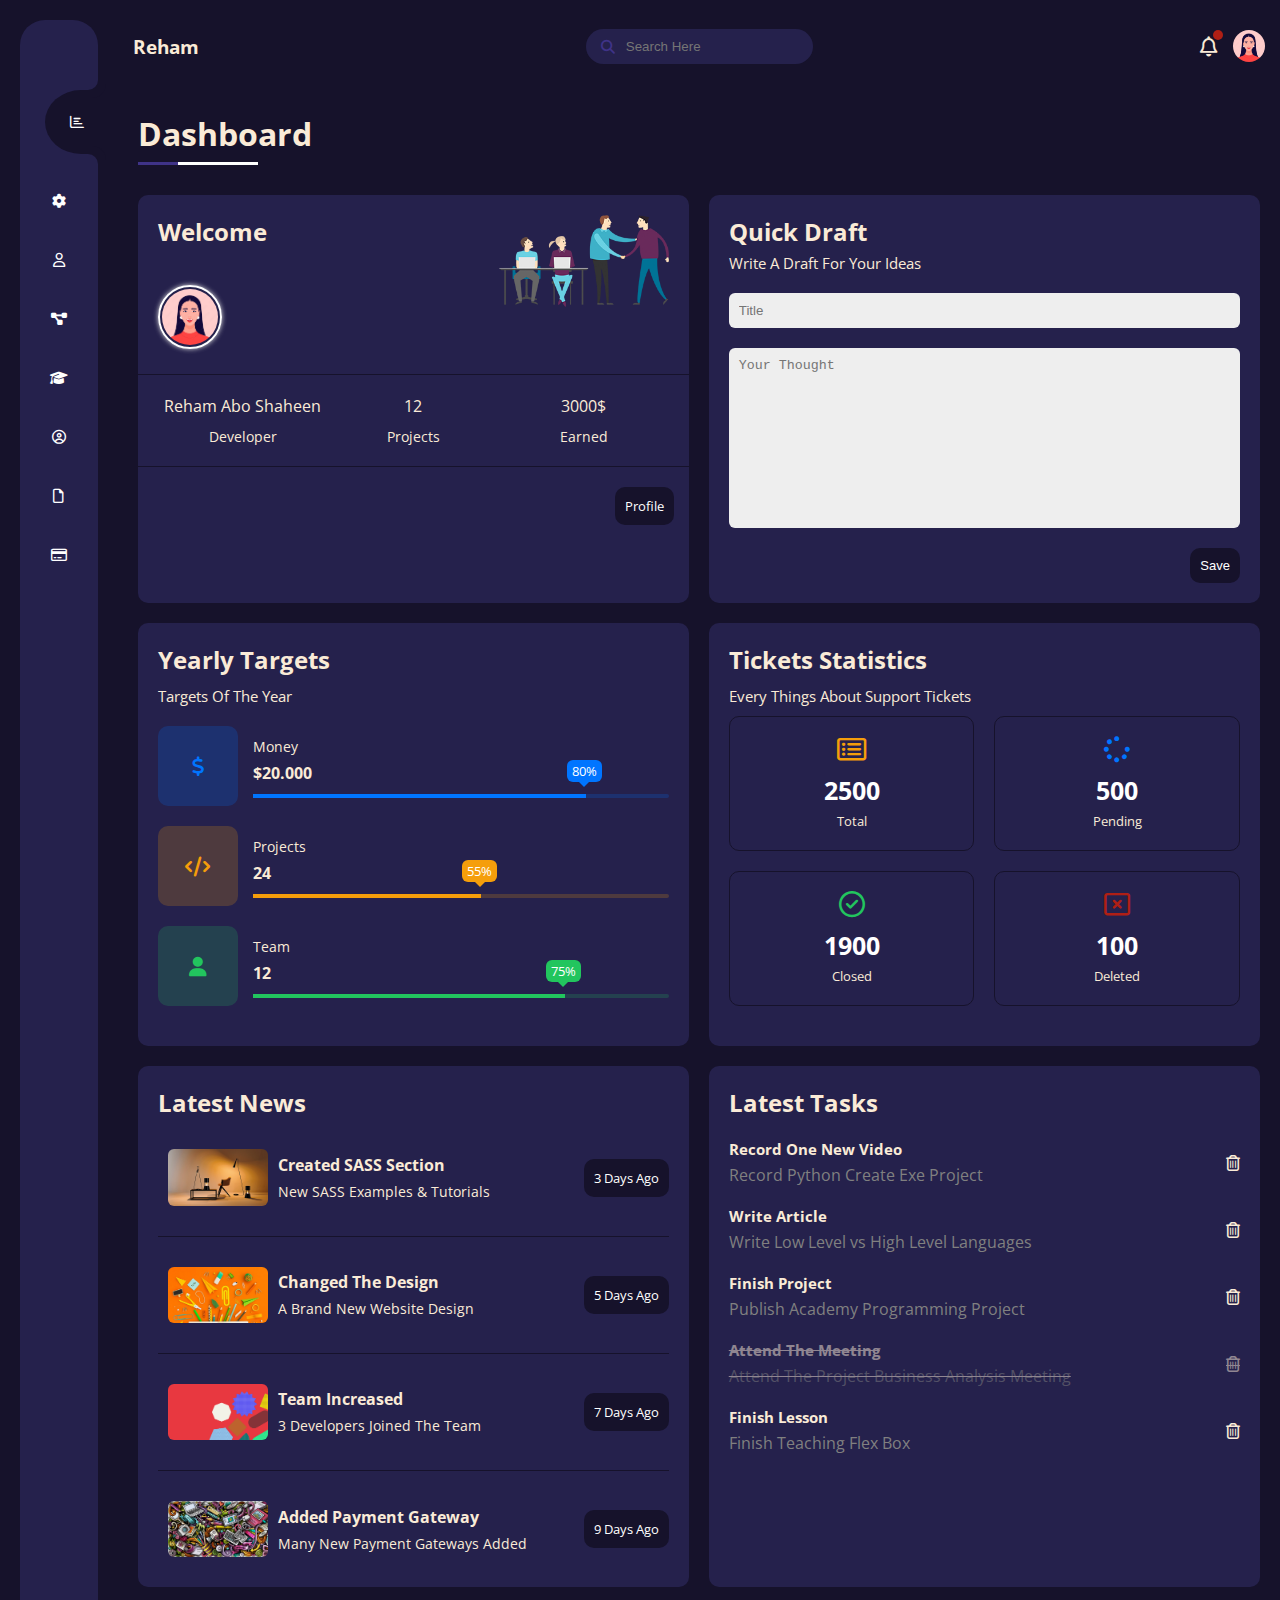
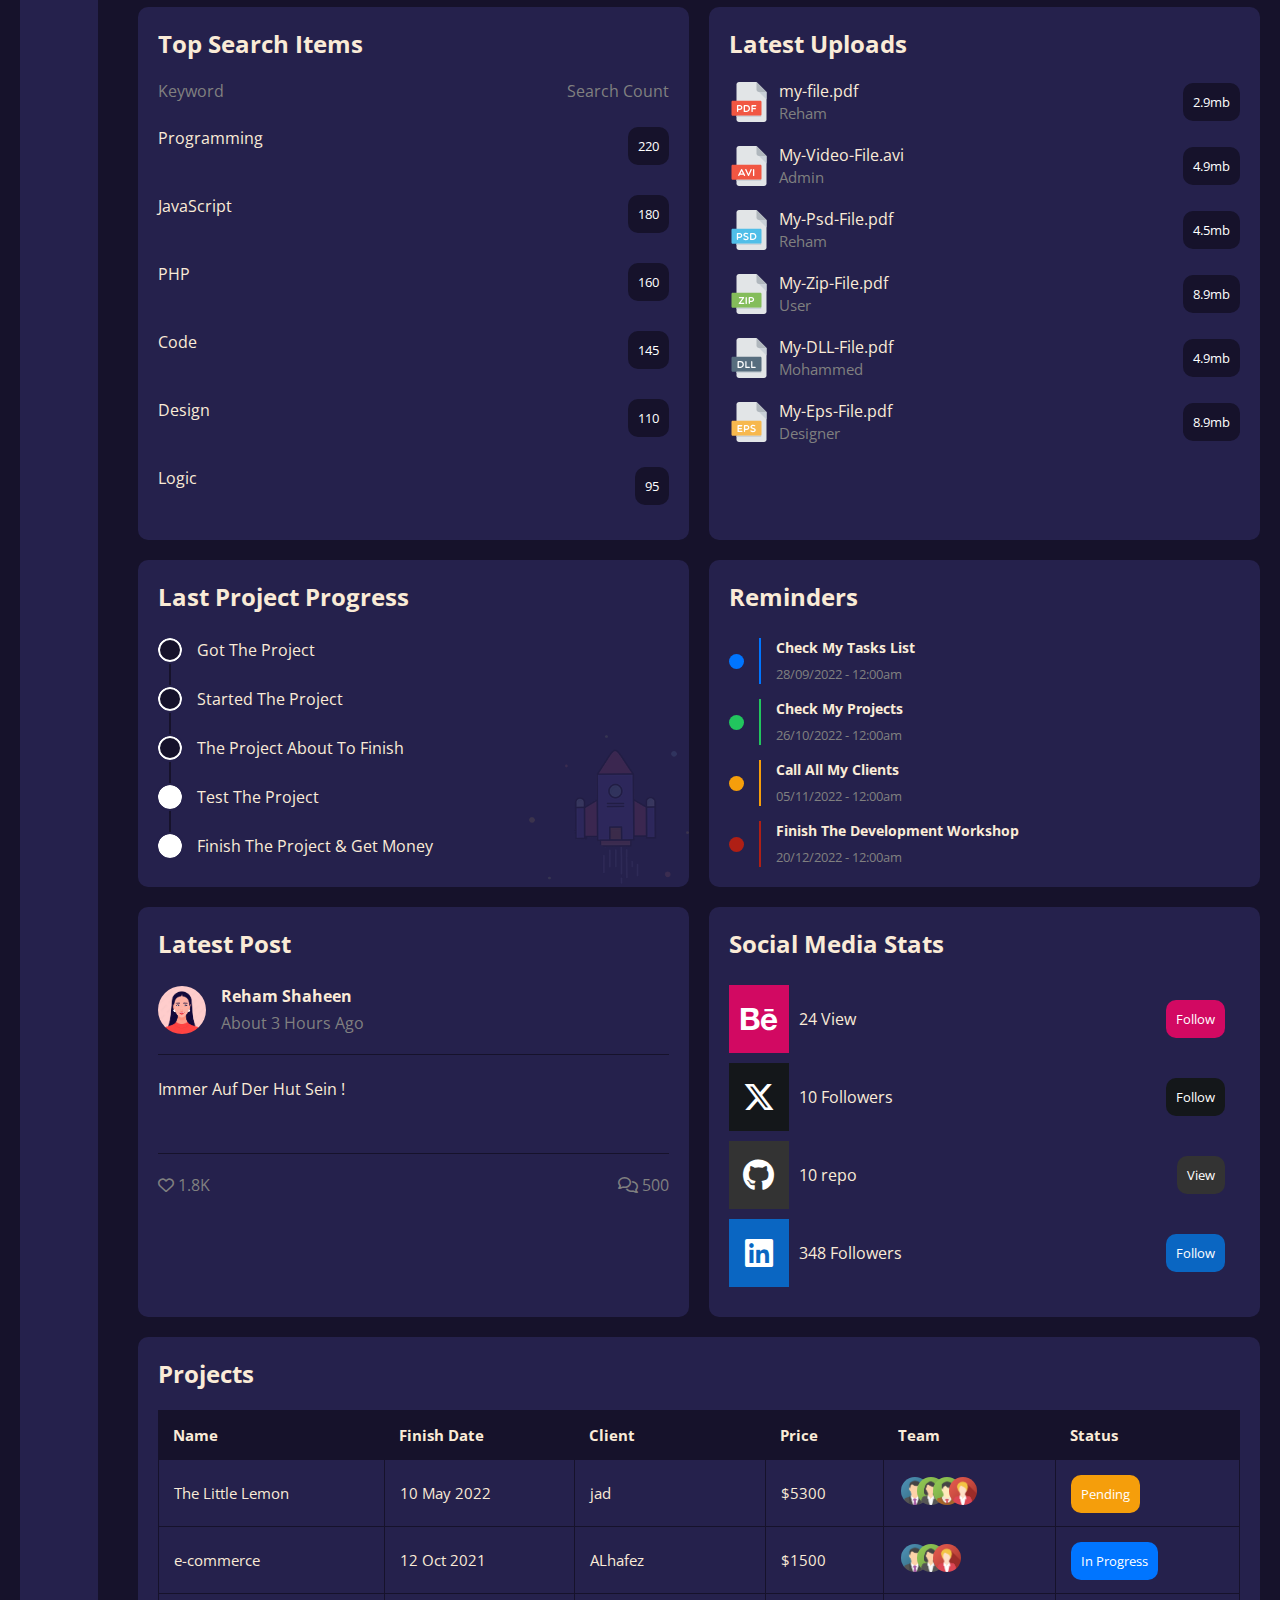
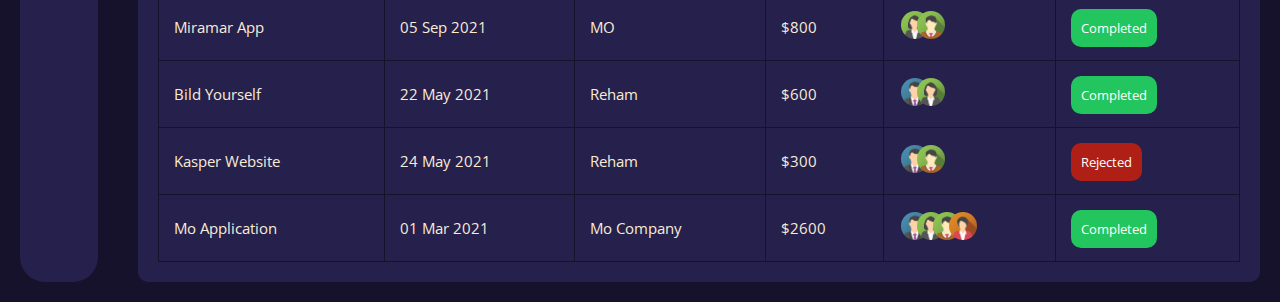
<file: index.html>
<!DOCTYPE html>
<html lang="en">

<head>
  <meta charset="UTF-8">
  <meta name="viewport" content="width=device-width, initial-scale=1.0">
  <title>Dashboard</title>
  <!-- Webfonts File -->
  <link rel="stylesheet" href="css/all.min.css">
  <!-- This is Main css File -->
  <link rel="stylesheet" href="css/dashboard.css">
  <!-- This Is Framework File -->
  <link rel="stylesheet" href="css/framework.css">

  <!-- Google Fonts -->
  <link rel="preconnect" href="https://fonts.googleapis.com">
  <link rel="preconnect" href="https://fonts.gstatic.com" crossorigin>
  <link href="https://fonts.googleapis.com/css2?family=Open+Sans:ital,wght@0,300..800;1,300..800&display=swap"
    rel="stylesheet">

</head>

<body>
  <div class="page d-flex">

    <aside class="p-20 m-20 bg-color p-relative ">

      <ul class="sideList">
        <li class="p-relative active">
          <a class=" d-flex align-center fs-14  rad-6 p-10" href="index.html">
            <i class="fa-regular fa-chart-bar  icon-color"></i>
          </a>
        </li>
        <li class="p-relative">
          <a class="d-flex align-center fs-14  rad-6 p-10" href="settings.html">
            <i class="fa-solid fa-gear fa-fw icon-color"></i>
            <span>Setting</span>
          </a>
        </li>
        <li class="p-relative">
          <a class="d-flex align-center fs-14  rad-6 p-10" href="profiles.html">
            <i class="fa-regular fa-user fa-fw icon-color"></i>
            <span>Profile</span>
          </a>
        </li>
        <li class="p-relative">
          <a class="d-flex align-center fs-14  rad-6 p-10" href="projects.html">
            <i class="fa-solid fa-diagram-project fa-fw icon-color"></i>
            <span>Projects</span>
          </a>
        </li>
        <li class="p-relative">
          <a class="d-flex align-center fs-14  rad-6 p-10" href="courses.html">
            <i class="fa-solid fa-graduation-cap fa-fw icon-color"></i>
            <span>Courses</span>
          </a>
        </li>
        <li class="p-relative">
          <a class="d-flex align-center fs-14  rad-6 p-10" href="friends.html">
            <i class="fa-regular fa-circle-user fa-fw icon-color"></i>
            <span>Friends</span>
          </a>
        </li>
        <li class="p-relative">
          <a class="d-flex align-center fs-14  rad-6 p-10 " href="files.html">
            <i class="fa-regular fa-file fa-fw icon-color"></i>
            <span>Files</span>
          </a>
        </li>
        <li class="p-relative">
          <a class="d-flex align-center fs-14  rad-6 p-10" href="plans.html">
            <i class="fa-regular fa-credit-card fa-fw icon-color"></i>
            <span>Plans</span>
          </a>
        </li>
      </ul>
    </aside>
    <div class="content w-full">
      <!-- Start Head -->
      <div class="head between-flex p-15">
        <h3 class="p-relative txt-center">Reham</h3>
        <div class="search p-relative">
          <input type="search" placeholder="Search Here">
        </div>

        <div class="icons d-flex align-center">
          <span class="notification  p-relative">
            <i class="fa-regular fa-bell fa-lg"></i>
          </span>
          <img src="imgs/avatar.jpg" alt="" class="rad-half">
        </div>
      </div>
      <!-- End Head -->
      <h1 class="p-relative">Dashboard</h1>
      <div class="wrapper d-grid gab-20 ">
        <div class="welcome bg-color rad-10 txt-center-mobail block-mobail">
          <div class="intro p-20 d-flex space-between">
            <div>
              <h2 class="m-0">Welcome</h2>
              <!-- <p class="mt-5">Reham</p> -->
            </div>
            <img class="hide-mobile" src="imgs/welcome.png" alt="">
          </div>
          <img src="imgs/avatar.jpg" alt="" class="avatar rad-half">
          <div class="body txt-center d-flex p-20 mt-20 mb-20 block-mobile">
            <div>Reham Abo Shaheen <span class="d-block fs-14 mt-10">Developer</span></div>
            <div>12 <span class="d-block fs-14 mt-10">Projects</span></div>
            <div>3000$ <span class="d-block fs-14 mt-10">Earned</span></div>
          </div>
          <a href="profiles.html" class="visit d-block fs-14 main-color w-fit btn-shape">Profile</a>
        </div>
        <!-- Start Quick Widget -->

        <div class="quick-draft p-20 bg-color rad-10 ">
          <h2 class="m-0">Quick Draft</h2>
          <p class="mt-5 mb-20  fs-15">Write A Draft For Your Ideas</p>
          <form>
            <input class="d-block mb-20 w-full p-10 b-none  rad-6 bg-eee" type="text" placeholder="Title">
            <textarea class="d-block mb-20 w-full p-10 b-none rad-6 bg-eee" placeholder="Your Thought"></textarea>
            <input class="save d-block fs-14  b-none w-fit btn-shape" type="submit" value="Save">
          </form>
        </div>
        <!--  End Quick Widget  -->
        <!-- Start Targets -->
        <div class="targets p-20 bg-color rad-10">
          <h2 class="mt-0 mb-10">Yearly Targets</h2>
          <p class="mt-0 mb-20 fs-15">Targets Of The Year</p>
          <div class="target-row mb-20 blue center-flex">
            <div class="icon center-flex">
              <i class="fa-solid fa-dollar-sign fa-lg c-blue"></i>
            </div>
            <div class="details">
              <span class="fs-14 ">Money</span>
              <span class="d-block mt-5 mb-10 fw-bold">$20.000</span>
              <div class="progress p-relative">
                <span class="bg-blue blue" style="width: 80%">
                  <span class="bg-blue">80%</span>
                </span>
              </div>
            </div>
          </div>
          <div class="target-row mb-20 center-flex orange">
            <div class="icon center-flex">
              <i class="fa-solid fa-code fa-lg c-orange"></i>
            </div>
            <div class="details">
              <span class="fs-14 ">Projects</span>
              <span class="d-block mt-5 mb-10 fw-bold">24</span>
              <div class="progress p-relative">
                <span class="bg-orange orange" style="width: 55%">
                  <span class="bg-orange">55%</span>
                </span>
              </div>
            </div>
          </div>
          <div class="target-row mb-20 center-flex green">
            <div class="icon center-flex">
              <i class="fa-solid fa-user fa-lg c-green"></i>
            </div>
            <div class="details">
              <span class="fs-14 ">Team</span>
              <span class="d-block mt-5 mb-10 fw-bold">12</span>
              <div class="progress p-relative">
                <span class="bg-green green" style="width: 75%">
                  <span class="bg-green">75%</span>
                </span>
              </div>
            </div>
          </div>
        </div>
        <!-- End Targets -->
        <!-- Start Tickits -->
        <div class="tickets p-20 bg-color rad-10">
          <h2 class="mt-0 mb-10">Tickets Statistics</h2>
          <p class="mt-0 mb-10 fs-15">Every Things About Support Tickets</p>
          <div class="d-flex txt-center gab-20  f-wrap">
            <div class="box p-20 rad-10 fs-13 ">
              <i class="fa-regular fa-rectangle-list fa-2x mb-10 c-orange"></i>
              <span class="d-block c-white fw-bold fs-25 mb-5">2500</span>
              Total
            </div>
            <div class="box p-20 rad-10 fs-13">
              <i class="fa-solid fa-spinner fa-2x mb-10 c-blue"></i>
              <span class="d-block c-white fw-bold fs-25 mb-5">500</span>
              Pending
            </div>
            <div class="box p-20 rad-10 fs-13 ">
              <i class="fa-regular fa-circle-check fa-2x mb-10 c-green"></i>
              <span class="d-block c-white fw-bold fs-25 mb-5">1900</span>
              Closed
            </div>
            <div class="box p-20 rad-10 fs-13 ">
              <i class="fa-regular fa-rectangle-xmark fa-2x mb-10 c-red"></i>
              <span class="d-block c-white fw-bold fs-25 mb-5">100</span>
              Deleted
            </div>
          </div>
        </div>
        <!-- End Tickits -->
        <!-- start Latest New -->
        <div class="latest-news p-20 bg-color rad-10 txt-center-mobail">
          <h2 class="mt-0 mb-20">Latest News</h2>
          <div class="news-row d-flex align-center">
            <img src="imgs/news-01.png" alt="">
            <div class="info">
              <h3>Created SASS Section</h3>
              <p class="m-0 fs-14 ">New SASS Examples &amp; Tutorials</p>
            </div>
            <div class="btn-shape  fs-13 label">3 Days Ago</div>
          </div>
          <div class="news-row d-flex align-center">
            <img src="imgs/news-02.png" alt="">
            <div class="info">
              <h3>Changed The Design</h3>
              <p class="m-0 fs-14 ">A Brand New Website Design</p>
            </div>
            <div class="btn-shape bg-eee fs-13 label">5 Days Ago</div>
          </div>
          <div class="news-row d-flex align-center">
            <img src="imgs/news-03.png" alt="">
            <div class="info">
              <h3>Team Increased</h3>
              <p class="m-0 fs-14 ">3 Developers Joined The Team</p>
            </div>
            <div class="btn-shape bg-eee fs-13 label">7 Days Ago</div>
          </div>
          <div class="news-row d-flex align-center">
            <img src="imgs/news-04.png" alt="">
            <div class="info">
              <h3>Added Payment Gateway</h3>
              <p class="m-0 fs-14 ">Many New Payment Gateways Added</p>
            </div>
            <div class="btn-shape bg-eee fs-13 label">9 Days Ago</div>
          </div>
        </div>
        <!-- End Latest New -->
        <!-- Start Latest Task -->
        <div class="tasks p-20 bg-color rad-10">
          <h2 class="mt-0 mb-20">Latest Tasks</h2>
          <div class="task-row between-flex mb-20">
            <div class="info">
              <h3 class="mt-0 mb-5 fs-15">Record One New Video</h3>
              <p class="m-0 c-grey">Record Python Create Exe Project</p>
            </div>
            <i class="fa-regular fa-trash-can delete"></i>
          </div>
          <div class="task-row between-flex mb-20">
            <div class="info">
              <h3 class="mt-0 mb-5 fs-15">Write Article</h3>
              <p class="m-0 c-grey">Write Low Level vs High Level Languages</p>
            </div>
            <i class="fa-regular fa-trash-can delete"></i>
          </div>
          <div class="task-row between-flex mb-20">
            <div class="info">
              <h3 class="mt-0 mb-5 fs-15">Finish Project</h3>
              <p class="m-0 c-grey ">Publish Academy Programming Project</p>
            </div>
            <i class="fa-regular fa-trash-can delete"></i>
          </div>
          <div class="task-row between-flex mb-20 done">
            <div class="info">
              <h3 class="mt-0 mb-5 fs-15">Attend The Meeting</h3>
              <p class="m-0 c-grey">Attend The Project Business Analysis Meeting</p>
            </div>
            <i class="fa-regular fa-trash-can delete"></i>
          </div>
          <div class="task-row between-flex mb-20">
            <div class="info">
              <h3 class="mt-0 mb-5 fs-15">Finish Lesson</h3>
              <p class="m-0 c-grey">Finish Teaching Flex Box</p>
            </div>
            <i class="fa-regular fa-trash-can delete"></i>
          </div>
        </div>

        <!-- End Latest Task -->
        <!-- Start Top Search Word Widget -->
        <div class="search-items p-20 bg-color rad-10">
          <h2 class="mt-0 mb-20">Top Search Items</h2>
          <div class="items-head d-flex space-between c-grey mb-10">
            <div>Keyword</div>
            <div>Search Count</div>
          </div>
          <div class="items d-flex space-between pt-15 pb-15">
            <span>Programming</span>
            <span class="bg-eee fs-13 btn-shape">220</span>
          </div>
          <div class="items d-flex space-between pt-15 pb-15">
            <span>JavaScript</span>
            <span class="bg-eee btn-shape fs-13">180</span>
          </div>
          <div class="items d-flex space-between pt-15 pb-15">
            <span>PHP</span>
            <span class="bg-eee btn-shape fs-13">160</span>
          </div>
          <div class="items d-flex space-between pt-15 pb-15">
            <span>Code</span>
            <span class="bg-eee btn-shape fs-13">145</span>
          </div>
          <div class="items d-flex space-between pt-15 pb-15">
            <span>Design</span>
            <span class="bg-eee btn-shape fs-13">110</span>
          </div>
          <div class="items d-flex space-between pt-15 pb-15">
            <span>Logic</span>
            <span class="bg-eee btn-shape fs-13">95</span>
          </div>
        </div>
        <!-- End Top Search Word Widget -->
        <!-- Start Latest Uploads Widget -->
        <div class="latest-uploads p-20 bg-color rad-10">
          <h2 class="mt-0 mb-20">Latest Uploads</h2>
          <ul class="m-0">
            <li class="between-flex pb-10 mb-10">
              <div class="d-flex align-center">
                <img class="mr-10" src="imgs/pdf.svg" alt="">
                <div>
                  <span class="d-block">my-file.pdf</span>
                  <span class="fs-15 c-grey">Reham</span>
                </div>
              </div>
              <div class="bg-eee btn-shape fs-13">2.9mb</div>
            </li>
            <li class="between-flex pb-10 mb-10">
              <div class="d-flex align-center">
                <img class="mr-10" src="imgs/avi.svg" alt="">
                <div>
                  <span class="d-block">My-Video-File.avi</span>
                  <span class="fs-15 c-grey">Admin</span>
                </div>
              </div>
              <div class="bg-eee btn-shape fs-13">4.9mb</div>
            </li>
            <li class="between-flex pb-10 mb-10">
              <div class="d-flex align-center">
                <img class="mr-10" src="imgs/psd.svg" alt="">
                <div>
                  <span class="d-block">My-Psd-File.pdf</span>
                  <span class="fs-15 c-grey">Reham</span>
                </div>
              </div>
              <div class="bg-eee btn-shape fs-13">4.5mb</div>
            </li>
            <li class="between-flex pb-10 mb-10">
              <div class="d-flex align-center">
                <img class="mr-10" src="imgs/zip.svg" alt="">
                <div>
                  <span class="d-block">My-Zip-File.pdf</span>
                  <span class="fs-15 c-grey">User</span>
                </div>
              </div>
              <div class="bg-eee btn-shape fs-13">8.9mb</div>
            </li>
            <li class="between-flex pb-10 mb-10">
              <div class="d-flex align-center">
                <img class="mr-10" src="imgs/dll.svg" alt="">
                <div>
                  <span class="d-block">My-DLL-File.pdf</span>
                  <span class="fs-15 c-grey">Mohammed</span>
                </div>
              </div>
              <div class="bg-eee btn-shape fs-13">4.9mb</div>
            </li>
            <li class="between-flex">
              <div class="d-flex align-center">
                <img class="mr-10" src="imgs/eps.svg" alt="">
                <div>
                  <span class="d-block">My-Eps-File.pdf</span>
                  <span class="fs-15 c-grey">Designer</span>
                </div>
              </div>
              <div class="bg-eee btn-shape fs-13">8.9mb</div>
            </li>
          </ul>
        </div>
        <!-- End Latest Uploads Widget -->
        <!-- Start Last Project Progress Widget -->
        <div class="last-project p-20 bg-color rad-10 p-relative">
          <h2 class="mt-0 mb-20">Last Project Progress</h2>
          <ul class="m-0 p-relative">
            <li class="mt-25 d-flex align-center done">Got The Project</li>
            <li class="mt-25 d-flex align-center done">Started The Project</li>
            <li class="mt-25 d-flex align-center done">The Project About To Finish</li>
            <li class="mt-25 d-flex align-center current">Test The Project</li>
            <li class="mt-25 d-flex align-center">Finish The Project &amp; Get Money</li>
          </ul>
          <img class="launch-icon hide-mobile" src="imgs/project.png" alt="">
        </div>
        <!-- End Last Project Progress Widget -->
        <!-- Start Reminders Widget -->
        <div class="reminders p-20 bg-color rad-10 p-relative">
          <h2 class="mt-0 mb-25">Reminders</h2>
          <ul class="m-0">
            <li class="d-flex align-center mt-15">
              <span class="key bg-blue mr-15 d-block rad-half"></span>
              <div class="pl-15 blue">
                <p class="fs-14 fw-bold mt-0 mb-5">Check My Tasks List</p>
                <span class="fs-13 c-grey">28/09/2022 - 12:00am</span>
              </div>
            </li>
            <li class="d-flex align-center mt-15">
              <span class="key bg-green mr-15 d-block rad-half"></span>
              <div class="pl-15 green">
                <p class="fs-14 fw-bold mt-0 mb-5">Check My Projects</p>
                <span class="fs-13 c-grey">26/10/2022 - 12:00am</span>
              </div>
            </li>
            <li class="d-flex align-center mt-15">
              <span class="key bg-orange mr-15 d-block rad-half"></span>
              <div class="pl-15 orange">
                <p class="fs-14 fw-bold mt-0 mb-5">Call All My Clients</p>
                <span class="fs-13 c-grey">05/11/2022 - 12:00am</span>
              </div>
            </li>
            <li class="d-flex align-center mt-15">
              <span class="key bg-red mr-15 d-block rad-half"></span>
              <div class="pl-15 red">
                <p class="fs-14 fw-bold mt-0 mb-5">Finish The Development Workshop</p>
                <span class="fs-13 c-grey">20/12/2022 - 12:00am</span>
              </div>
            </li>
          </ul>
        </div>
        <!-- End Reminders Widget -->
        <!-- Start Latest Post Widget -->
        <div class="latest-post p-20 bg-color rad-10 p-relative">
          <h2 class="mt-0 mb-25">Latest Post</h2>
          <div class="top d-flex align-center">
            <img class="avatar mr-15 rad-half" src="imgs/avatar.jpg" alt="">
            <div class="info">
              <span class="d-block mb-5 fw-bold">Reham Shaheen</span>
              <span class="c-grey">About 3 Hours Ago</span>
            </div>
          </div>
          <div class="post-content  pt-20 pb-20 mt-20 mb-20">
            immer auf der Hut sein !
          </div>
          <div class="post-stats between-flex c-grey">
            <div>
              <i class="fa-regular fa-heart"></i>
              <span>1.8K</span>
            </div>
            <div>
              <i class="fa-regular fa-comments"></i>
              <span>500</span>
            </div>
          </div>
        </div>
        <!-- End Latest Post Widget -->
        <!-- Start Social Media Stats Widget -->
        <div class="social-media p-20 bg-color rad-10 p-relative">
          <h2 class="mt-0 mb-25">Social Media Stats</h2>
          <div class="box behance p-15 p-relative mb-10 between-flex">
            <i class="fa-brands fa-behance fa-2x c-white h-full "></i>
            <span>24 View</span>
            <a class="fs-13 c-white btn-shape" href="https://www.behance.net/rehamaboshaheen">Follow</a>
          </div>
          <div class="box x-twitter p-15 p-relative mb-10 between-flex">
            <i class="fa-brands fa-x-twitter fa-2x c-white h-full "></i>
            <span>10 Followers</span>
            <a class="fs-13 c-white btn-shape"
              href="https://twitter.com/i/flow/login?redirect_after_login=%2FReham_Shaheen_">Follow</a>
          </div>
          <div class="box github p-15 p-relative mb-10 between-flex">
            <i class="fa-brands fa-github fa-2x c-white h-full "></i>
            <span>10 repo</span>
            <a class="fs-13 c-white btn-shape" href="https://github.com/Reham-abo-shaheen">View</a>
          </div>

          <div class="box linkedin p-15 p-relative mb-10 between-flex">
            <i class="fa-brands fa-linkedin fa-2x c-white h-full "></i>
            <span>348 Followers</span>
            <a class="fs-13 c-white btn-shape"
              href="https://www.linkedin.com/in/reham-abo-shaheen-17596326a/">Follow</a>
          </div>
        </div>
        <!-- End Social Media Stats Widget -->
      </div>

      <!-- Start Projects Table -->
      <div class="projects p-20 bg-color rad-10 m-20">
        <h2 class="mt-0 mb-20">Projects</h2>
        <div class="responsive-table">
          <table class="fs-15 w-full">
            <thead>
              <tr>
                <td>Name</td>
                <td>Finish Date</td>
                <td>Client</td>
                <td>Price</td>
                <td>Team</td>
                <td>Status</td>
              </tr>
            </thead>
            <tbody>
              <tr>
                <td>The Little Lemon</td>
                <td>10 May 2022</td>
                <td>jad</td>
                <td>$5300</td>
                <td>
                  <img src="imgs/team-01.png" alt="">
                  <img src="imgs/team-02.png" alt="">
                  <img src="imgs/team-03.png" alt="">
                  <img src="imgs/team-05.png" alt="">
                </td>
                <td>
                  <span class="label  bg-orange c-white">Pending</span>
                </td>
              </tr>
              <tr>
                <td>e-commerce</td>
                <td>12 Oct 2021</td>
                <td>ALhafez</td>
                <td>$1500</td>
                <td>
                  <img src="imgs/team-01.png" alt="">
                  <img src="imgs/team-02.png" alt="">
                  <img src="imgs/team-05.png" alt="">
                </td>
                <td><span class="label  bg-blue c-white">In Progress</span></td>
              </tr>
              <tr>
                <td>Miramar App</td>
                <td>05 Sep 2021</td>
                <td>MO</td>
                <td>$800</td>
                <td>
                  <img src="imgs/team-02.png" alt="">
                  <img src="imgs/team-03.png" alt="">
                </td>
                <td><span class="label  bg-green c-white">Completed</span></td>
              </tr>
              <tr>
                <td>Bild Yourself</td>
                <td>22 May 2021</td>
                <td>Reham</td>
                <td>$600</td>
                <td>
                  <img src="imgs/team-01.png" alt="">
                  <img src="imgs/team-02.png" alt="">
                </td>
                <td><span class="label  bg-green c-white">Completed</span></td>
              </tr>
              <tr>
                <td>Kasper Website</td>
                <td>24 May 2021</td>
                <td>Reham</td>
                <td>$300</td>
                <td>
                  <img src="imgs/team-01.png" alt="">
                  <img src="imgs/team-03.png" alt="">
                </td>
                <td><span class="label  bg-red c-white">Rejected</span></td>
              </tr>
              <tr>
                <td>Mo Application</td>
                <td>01 Mar 2021</td>
                <td>Mo Company</td>
                <td>$2600</td>
                <td>
                  <img src="imgs/team-01.png" alt="">
                  <img src="imgs/team-02.png" alt="">
                  <img src="imgs/team-03.png" alt="">
                  <img src="imgs/team-04.png" alt="">
                </td>
                <td><span class="label  bg-green c-white">Completed</span></td>
              </tr>
            </tbody>
          </table>
        </div>
      </div>
      <!-- End Projects Table -->


    </div>
    <script>
      let sideList = document.querySelectorAll('.sideList li ');
      function activeLink() {
        sideList.forEach((item) =>
          item.classList.remove('active'));
        this.classList.add("active")
      }
      sideList.forEach((item) =>
        item.addEventListener('click', activeLink));

      let taskRow = document.querySelectorAll('.task-row');
      let deleteIcon = document.querySelectorAll('.delete');

      function deleTask() {
        taskRow.forEach((item) =>
          item.classList.remove('task-row'));
        this.classList.add('d-none');
      }
      taskRow.forEach((item) =>
        item.addEventListener('click', deleTask));
    </script>
</body>

</html>
</file>
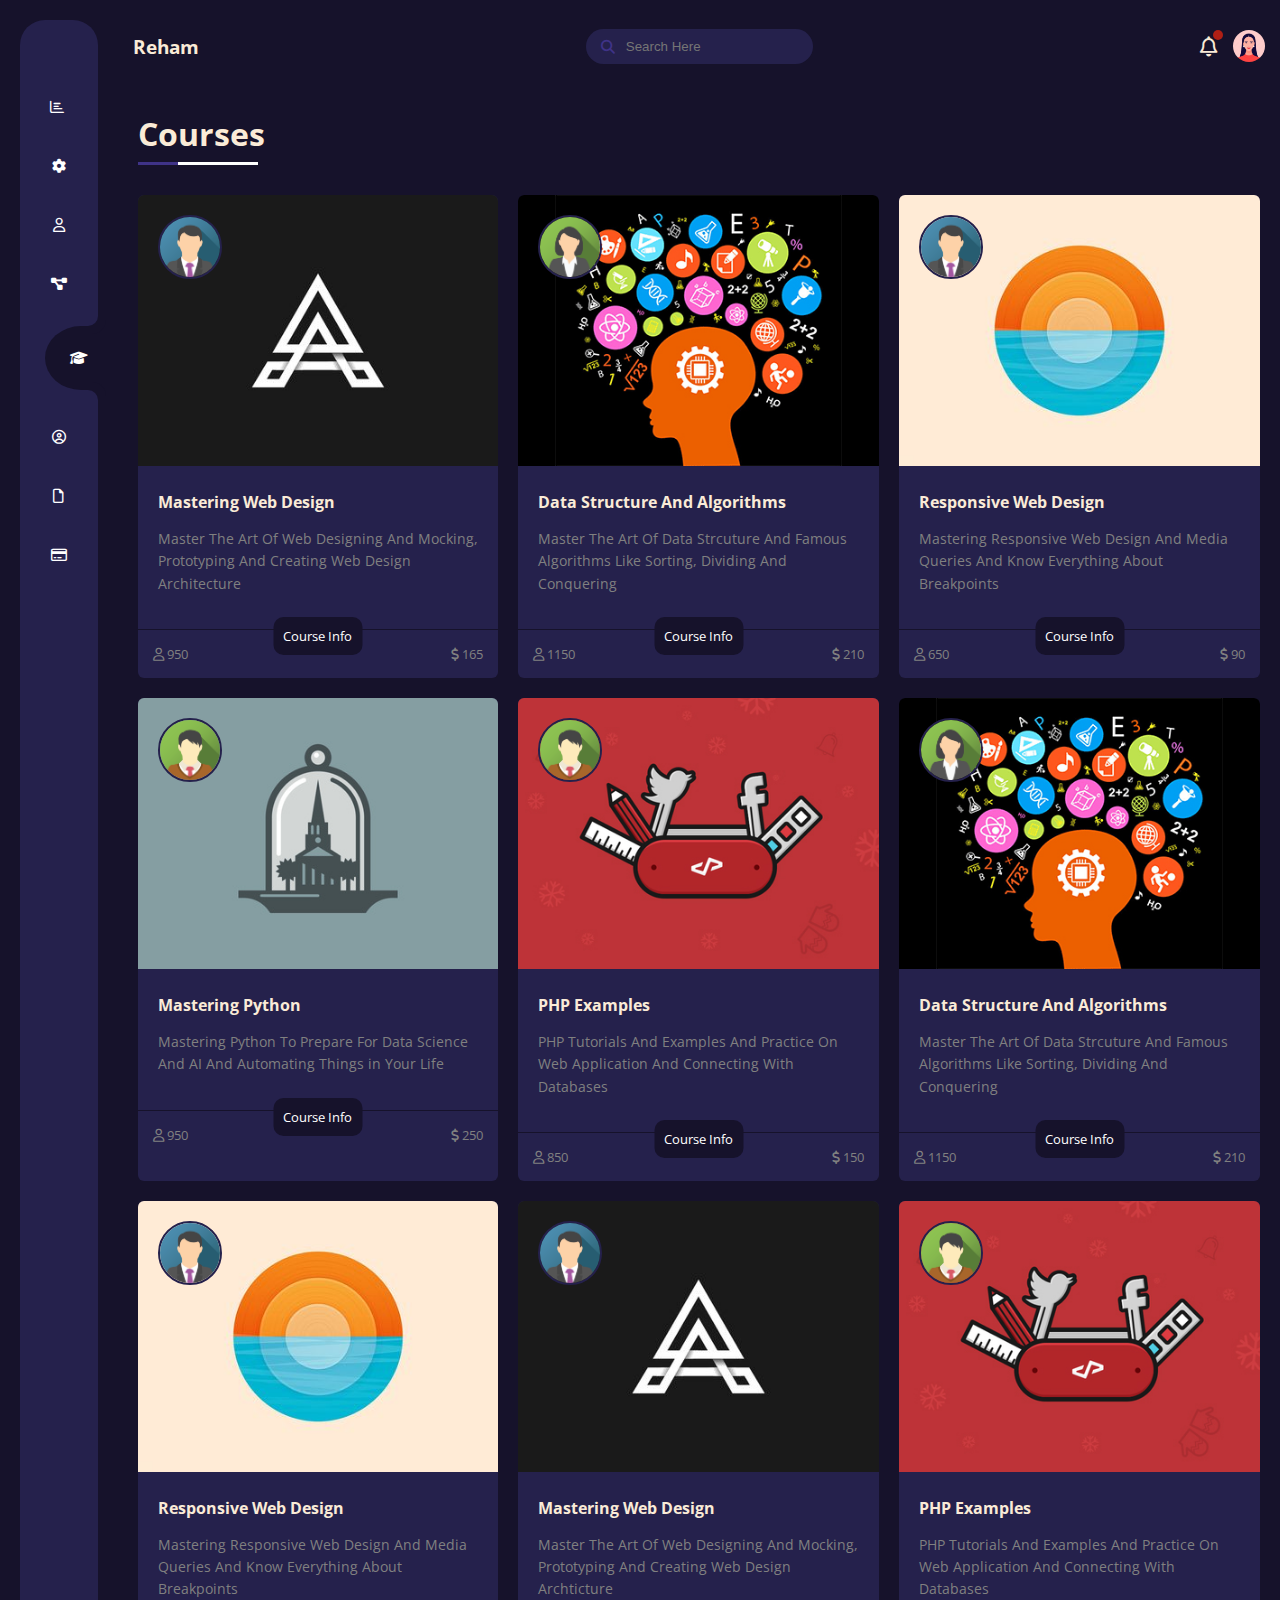
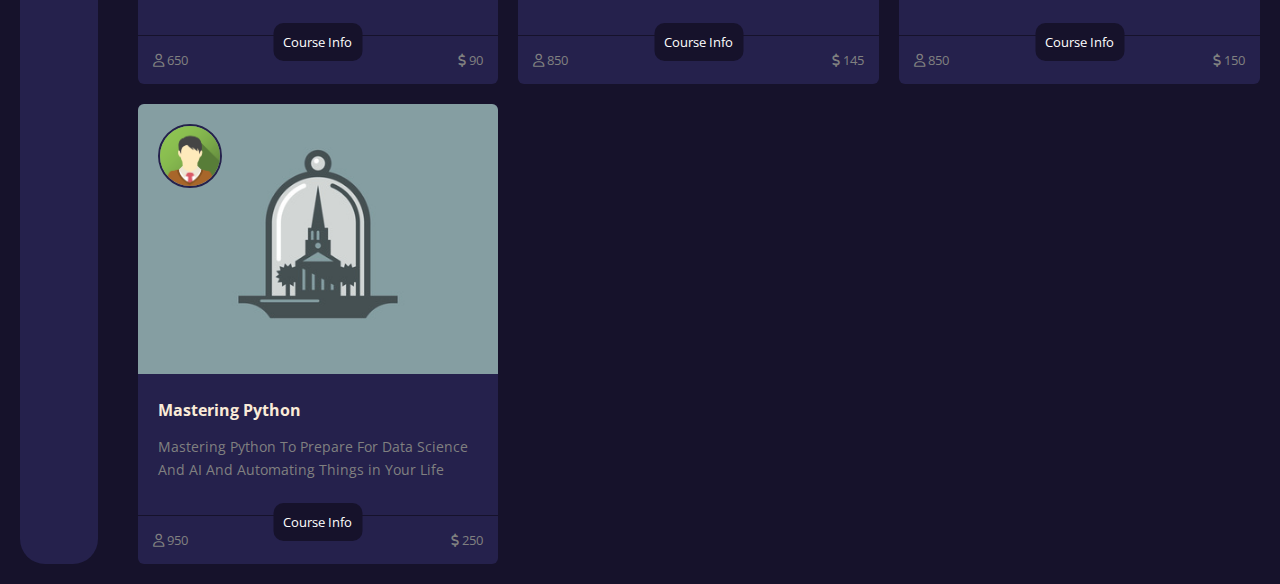
<file: courses.html>
<!DOCTYPE html>
<html lang="en">

<head>
    <meta charset="UTF-8">
    <meta name="viewport" content="width=device-width, initial-scale=1.0">
    <title>Courses</title>
    <!-- Webfonts File -->
    <link rel="stylesheet" href="css/all.min.css">
    <!-- This is Main css File -->
    <link rel="stylesheet" href="css/dashboard.css">
    <!-- This Is Framework File -->
    <link rel="stylesheet" href="css/framework.css">

    <!-- Google Fonts -->
    <link rel="preconnect" href="https://fonts.googleapis.com">
    <link rel="preconnect" href="https://fonts.gstatic.com" crossorigin>
    <link href="https://fonts.googleapis.com/css2?family=Open+Sans:ital,wght@0,300..800;1,300..800&display=swap"
        rel="stylesheet">

</head>

<body>
    <div class="page d-flex">

        <aside class="p-20 m-20 bg-color p-relative ">

            <ul class="sideList">
                <li class="p-relative ">
                    <a class=" d-flex align-center fs-14  rad-6 p-10" href="index.html">
                        <i class="fa-regular fa-chart-bar  icon-color"></i>
                    </a>
                </li>
                <li class="p-relative">
                    <a class="d-flex align-center fs-14  rad-6 p-10" href="settings.html">
                        <i class="fa-solid fa-gear fa-fw icon-color"></i>
                        <span>Projects</span>
                    </a>
                </li>
                <li class="p-relative ">
                    <a class="d-flex align-center fs-14  rad-6 p-10" href="profiles.html">
                        <i class="fa-regular fa-user fa-fw icon-color"></i>
                        <span>Profile</span>
                    </a>
                </li>
                <li class="p-relative ">
                    <a class="d-flex align-center fs-14  rad-6 p-10" href="projects.html">
                        <i class="fa-solid fa-diagram-project fa-fw icon-color"></i>
                        <span>Projects</span>
                    </a>
                </li>
                <li class="p-relative active">
                    <a class="d-flex align-center fs-14  rad-6 p-10" href="courses.html">
                        <i class="fa-solid fa-graduation-cap fa-fw icon-color"></i>
                        <span>Courses</span>
                    </a>
                </li>
                <li class="p-relative">
                    <a class="d-flex align-center fs-14  rad-6 p-10" href="friends.html">
                        <i class="fa-regular fa-circle-user fa-fw icon-color"></i>
                        <span>Friends</span>
                    </a>
                </li>
                <li class="p-relative">
                    <a class="d-flex align-center fs-14  rad-6 p-10 " href="files.html">
                        <i class="fa-regular fa-file fa-fw icon-color"></i>
                        <span>Files</span>
                    </a>
                </li>
                <li class="p-relative">
                    <a class="d-flex align-center fs-14  rad-6 p-10" href="plans.html">
                        <i class="fa-regular fa-credit-card fa-fw icon-color"></i>
                        <span>Plans</span>
                    </a>
                </li>
            </ul>
        </aside>
        <div class="content w-full">
            <!-- Start Head -->
            <div class="head between-flex p-15">
                <h3 class="p-relative txt-center">Reham</h3>
                <div class="search p-relative">
                    <input type="search" placeholder="Search Here">
                </div>

                <div class="icons d-flex align-center">
                    <span class="notification  p-relative">
                        <i class="fa-regular fa-bell fa-lg"></i>
                    </span>
                    <img src="imgs/avatar.jpg" alt="" class="rad-half">
                </div>
            </div>
            <!-- End Head -->
            <h1 class="p-relative">Courses</h1>
            <div class="courses-page d-grid m-20 gab-20">
                <div class="course bg-color rad-6 p-relative">
                    <img class="cover" src="imgs/course-01.jpg" alt="">
                    <img class="instructor" src="imgs/team-01.png" alt="">
                    <div class="p-20">
                        <h4 class="m-0">Mastering Web Design</h4>
                        <p class="description c-grey mt-15 fs-14">
                            Master The Art Of Web Designing And Mocking, Prototyping And Creating Web Design
                            Architecture
                        </p>
                    </div>
                    <div class="info p-15 p-relative between-flex">
                        <span class="title bg-blue c-white btn-shape">Course Info</span>
                        <span class="c-grey">
                            <i class="fa-regular fa-user"></i>
                            950
                        </span>
                        <span class="c-grey">
                            <i class="fa-solid fa-dollar-sign"></i>
                            165
                        </span>
                    </div>
                </div>
                <div class="course bg-color rad-6 p-relative">
                    <img class="cover" src="imgs/course-02.jpg" alt="">
                    <img class="instructor" src="imgs/team-02.png" alt="">
                    <div class="p-20">
                        <h4 class="m-0">Data Structure And Algorithms</h4>
                        <p class="description c-grey mt-15 fs-14">
                            Master The Art Of Data Strcuture And Famous Algorithms Like Sorting, Dividing And Conquering
                        </p>
                    </div>
                    <div class="info p-15 p-relative between-flex">
                        <span class="title bg-blue c-white btn-shape">Course Info</span>
                        <span class="c-grey"> <i class="fa-regular fa-user"></i> 1150</span>
                        <span class="c-grey"><i class="fa-solid fa-dollar-sign"></i> 210</span>
                    </div>
                </div>
                <div class="course bg-color rad-6 p-relative">
                    <img class="cover" src="imgs/course-03.jpg" alt="">
                    <img class="instructor" src="imgs/team-01.png" alt="">
                    <div class="p-20">
                        <h4 class="m-0">Responsive Web Design</h4>
                        <p class="description c-grey mt-15 fs-14">
                            Mastering Responsive Web Design And Media Queries And Know Everything About Breakpoints
                        </p>
                    </div>
                    <div class="info p-15 p-relative between-flex">
                        <span class="title bg-blue c-white btn-shape">Course Info</span>
                        <span class="c-grey"> <i class="fa-regular fa-user"></i> 650</span>
                        <span class="c-grey"><i class="fa-solid fa-dollar-sign"></i> 90</span>
                    </div>
                </div>
                <div class="course bg-color rad-6 p-relative">
                    <img class="cover" src="imgs/course-04.jpg" alt="">
                    <img class="instructor" src="imgs/team-03.png" alt="">
                    <div class="p-20">
                        <h4 class="m-0">Mastering Python</h4>
                        <p class="description c-grey mt-15 fs-14">
                            Mastering Python To Prepare For Data Science And AI And Automating Things in Your Life
                        </p>
                    </div>
                    <div class="info p-15 p-relative between-flex">
                        <span class="title bg-blue c-white btn-shape">Course Info</span>
                        <span class="c-grey"> <i class="fa-regular fa-user"></i> 950</span>
                        <span class="c-grey"><i class="fa-solid fa-dollar-sign"></i> 250</span>
                    </div>
                </div>
                <div class="course bg-color rad-6 p-relative">
                    <img class="cover" src="imgs/course-05.jpg" alt="">
                    <img class="instructor" src="imgs/team-03.png" alt="">
                    <div class="p-20">
                        <h4 class="m-0">PHP Examples</h4>
                        <p class="description c-grey mt-15 fs-14">
                            PHP Tutorials And Examples And Practice On Web Application And Connecting With Databases
                        </p>
                    </div>
                    <div class="info p-15 p-relative between-flex">
                        <span class="title bg-blue c-white btn-shape">Course Info</span>
                        <span class="c-grey"> <i class="fa-regular fa-user"></i> 850</span>
                        <span class="c-grey"><i class="fa-solid fa-dollar-sign"></i> 150</span>
                    </div>
                </div>
                <div class="course bg-color rad-6 p-relative">
                    <img class="cover" src="imgs/course-02.jpg" alt="">
                    <img class="instructor" src="imgs/team-02.png" alt="">
                    <div class="p-20">
                        <h4 class="m-0">Data Structure And Algorithms</h4>
                        <p class="description c-grey mt-15 fs-14">
                            Master The Art Of Data Strcuture And Famous Algorithms Like Sorting, Dividing And Conquering
                        </p>
                    </div>
                    <div class="info p-15 p-relative between-flex">
                        <span class="title bg-blue c-white btn-shape">Course Info</span>
                        <span class="c-grey"> <i class="fa-regular fa-user"></i> 1150</span>
                        <span class="c-grey"><i class="fa-solid fa-dollar-sign"></i> 210</span>
                    </div>
                </div>
                <div class="course bg-color rad-6 p-relative">
                    <img class="cover" src="imgs/course-03.jpg" alt="">
                    <img class="instructor" src="imgs/team-01.png" alt="">
                    <div class="p-20">
                        <h4 class="m-0">Responsive Web Design</h4>
                        <p class="description c-grey mt-15 fs-14">
                            Mastering Responsive Web Design And Media Queries And Know Everything About Breakpoints
                        </p>
                    </div>
                    <div class="info p-15 p-relative between-flex">
                        <span class="title bg-blue c-white btn-shape">Course Info</span>
                        <span class="c-grey"> <i class="fa-regular fa-user"></i> 650</span>
                        <span class="c-grey"><i class="fa-solid fa-dollar-sign"></i> 90</span>
                    </div>
                </div>
                <div class="course bg-color rad-6 p-relative">
                    <img class="cover" src="imgs/course-01.jpg" alt="">
                    <img class="instructor" src="imgs/team-01.png" alt="">
                    <div class="p-20">
                        <h4 class="m-0">Mastering Web Design</h4>
                        <p class="description c-grey mt-15 fs-14">
                            Master The Art Of Web Designing And Mocking, Prototyping And Creating Web Design Archticture
                        </p>
                    </div>
                    <div class="info p-15 p-relative between-flex">
                        <span class="title bg-blue c-white btn-shape">Course Info</span>
                        <span class="c-grey"> <i class="fa-regular fa-user"></i> 850</span>
                        <span class="c-grey"><i class="fa-solid fa-dollar-sign"></i> 145</span>
                    </div>
                </div>
                <div class="course bg-color rad-6 p-relative">
                    <img class="cover" src="imgs/course-05.jpg" alt="">
                    <img class="instructor" src="imgs/team-03.png" alt="">
                    <div class="p-20">
                        <h4 class="m-0">PHP Examples</h4>
                        <p class="description c-grey mt-15 fs-14">
                            PHP Tutorials And Examples And Practice On Web Application And Connecting With Databases
                        </p>
                    </div>
                    <div class="info p-15 p-relative between-flex">
                        <span class="title bg-blue c-white btn-shape">Course Info</span>
                        <span class="c-grey"> <i class="fa-regular fa-user"></i> 850</span>
                        <span class="c-grey"><i class="fa-solid fa-dollar-sign"></i> 150</span>
                    </div>
                </div>
                <div class="course bg-color rad-6 p-relative">
                    <img class="cover" src="imgs/course-04.jpg" alt="">
                    <img class="instructor" src="imgs/team-03.png" alt="">
                    <div class="p-20">
                        <h4 class="m-0">Mastering Python</h4>
                        <p class="description c-grey mt-15 fs-14">
                            Mastering Python To Prepare For Data Science And AI And Automating Things in Your Life
                        </p>
                    </div>
                    <div class="info p-15 p-relative between-flex">
                        <span class="title bg-blue c-white btn-shape">Course Info</span>
                        <span class="c-grey"> <i class="fa-regular fa-user"></i> 950</span>
                        <span class="c-grey"><i class="fa-solid fa-dollar-sign"></i> 250</span>
                    </div>
                </div>
            </div>







            <script>
                let sideList = document.querySelectorAll('.sideList li ');
                function activeLink() {
                    sideList.forEach((item) =>
                        item.classList.remove('active'));
                    this.classList.add("active")
                }
                sideList.forEach((item) =>
                    item.addEventListener('click', activeLink));

                let taskRow = document.querySelectorAll('.task-row');
                let deleteIcon = document.querySelectorAll('.delete');

                function deleTask() {
                    taskRow.forEach((item) =>
                        item.classList.remove('task-row'));
                    this.classList.add('d-none');
                }
                taskRow.forEach((item) =>
                    item.addEventListener('click', deleTask));
            </script>
</body>

</html>
</file>
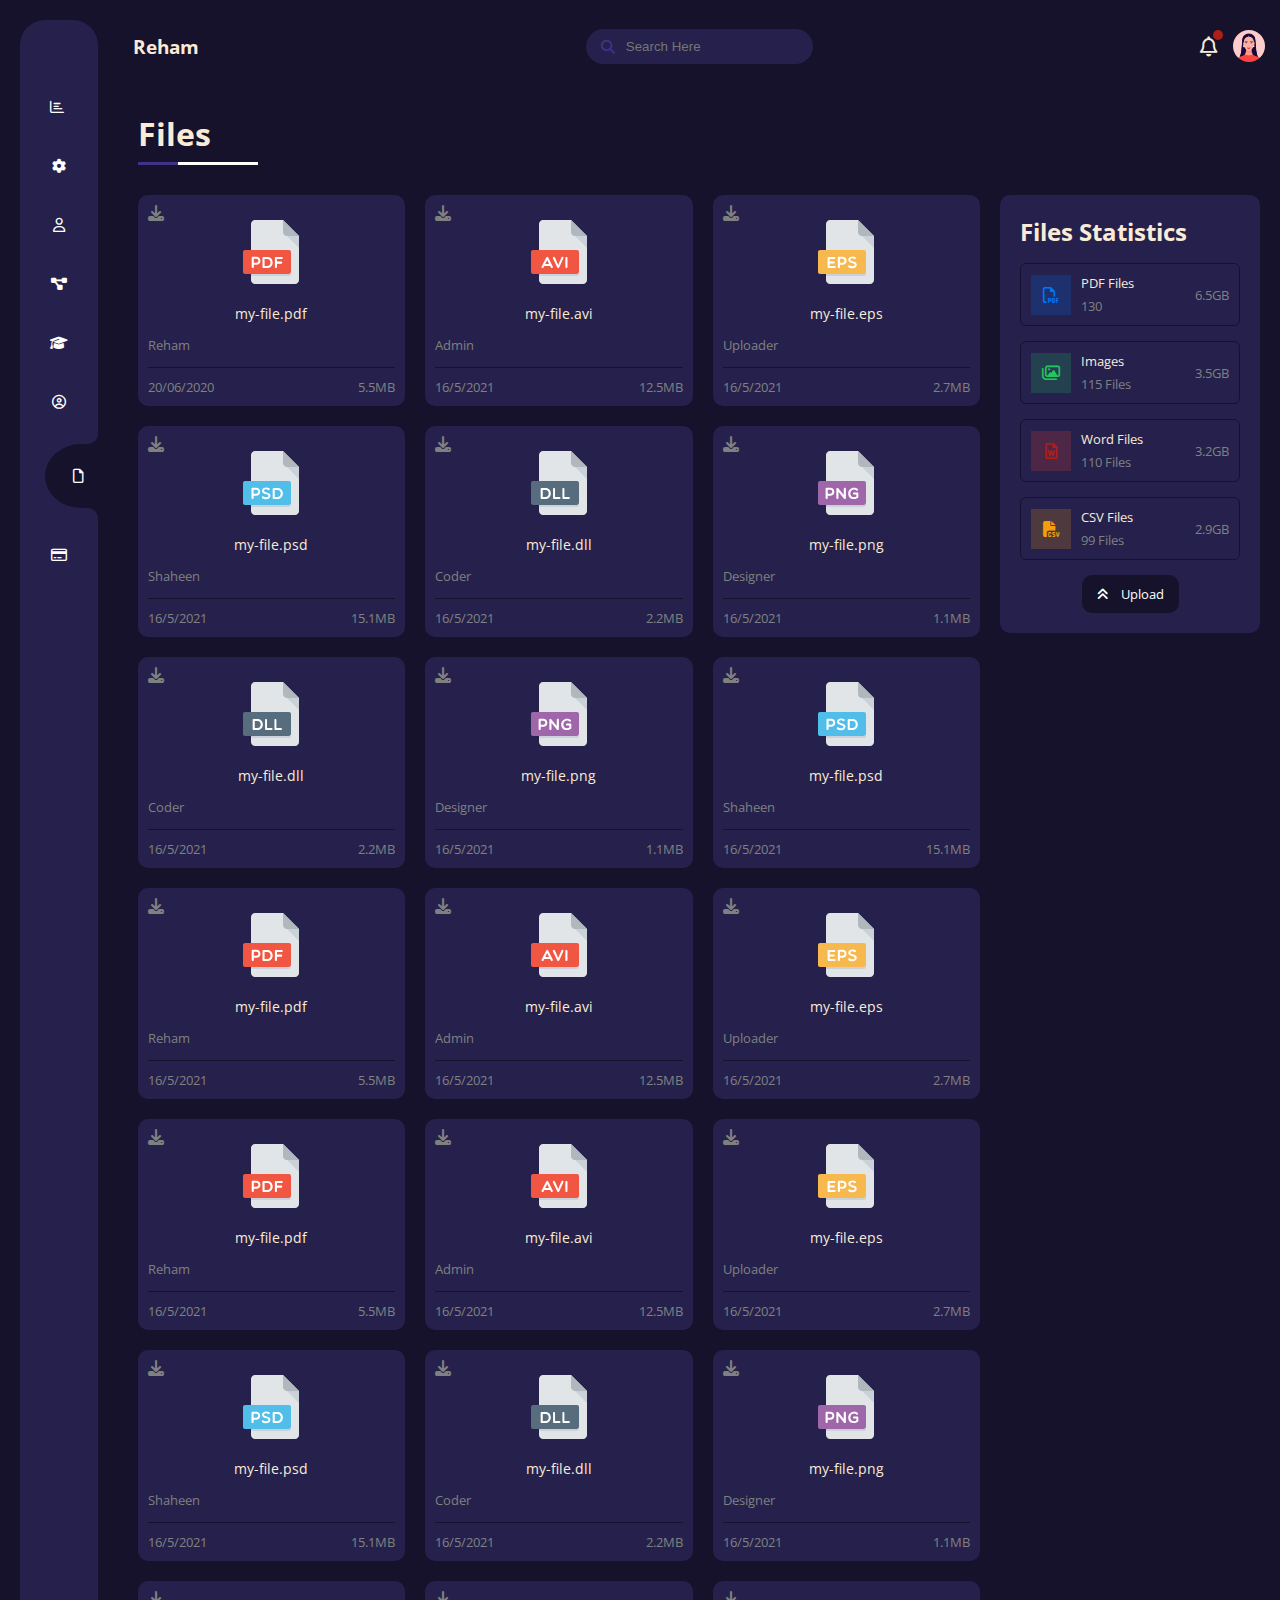
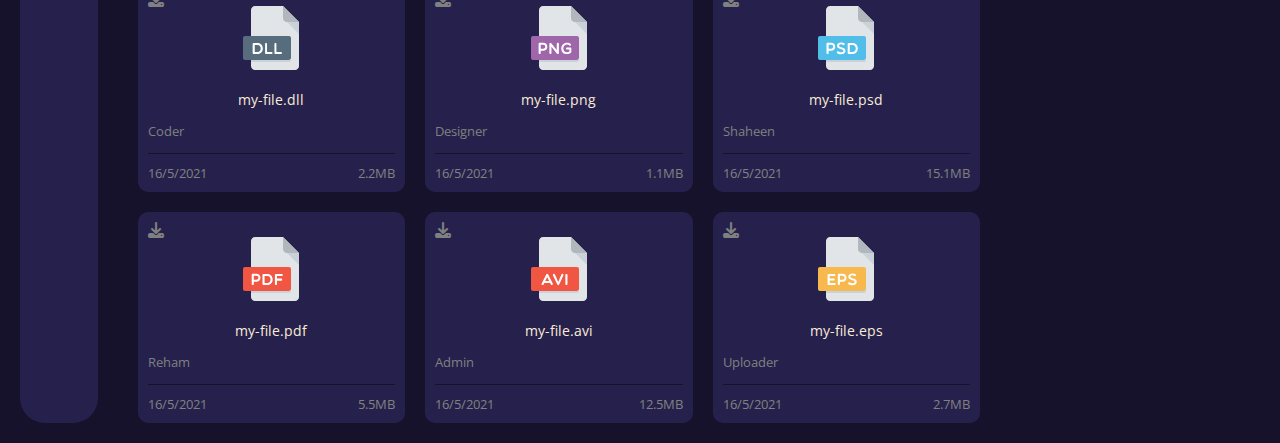
<file: files.html>
<!DOCTYPE html>
<html lang="en">

<head>
    <meta charset="UTF-8">
    <meta name="viewport" content="width=device-width, initial-scale=1.0">
    <title>Files</title>
    <!-- Webfonts File -->
    <link rel="stylesheet" href="css/all.min.css">
    <!-- This is Main css File -->
    <link rel="stylesheet" href="css/dashboard.css">
    <!-- This Is Framework File -->
    <link rel="stylesheet" href="css/framework.css">

    <!-- Google Fonts -->
    <link rel="preconnect" href="https://fonts.googleapis.com">
    <link rel="preconnect" href="https://fonts.gstatic.com" crossorigin>
    <link href="https://fonts.googleapis.com/css2?family=Open+Sans:ital,wght@0,300..800;1,300..800&display=swap"
        rel="stylesheet">

</head>

<body>
    <div class="page d-flex">

        <aside class="p-20 m-20 bg-color p-relative ">

            <ul class="sideList">
                <li class="p-relative ">
                    <a class=" d-flex align-center fs-14  rad-6 p-10" href="index.html">
                        <i class="fa-regular fa-chart-bar  icon-color"></i>
                    </a>
                </li>
                <li class="p-relative">
                    <a class="d-flex align-center fs-14  rad-6 p-10" href="settings.html">
                        <i class="fa-solid fa-gear fa-fw icon-color"></i>
                        <span>Projects</span>
                    </a>
                </li>
                <li class="p-relative ">
                    <a class="d-flex align-center fs-14  rad-6 p-10" href="profiles.html">
                        <i class="fa-regular fa-user fa-fw icon-color"></i>
                        <span>Profile</span>
                    </a>
                </li>
                <li class="p-relative ">
                    <a class="d-flex align-center fs-14  rad-6 p-10" href="projects.html">
                        <i class="fa-solid fa-diagram-project fa-fw icon-color"></i>
                        <span>Projects</span>
                    </a>
                </li>
                <li class="p-relative ">
                    <a class="d-flex align-center fs-14  rad-6 p-10" href="courses.html">
                        <i class="fa-solid fa-graduation-cap fa-fw icon-color"></i>
                        <span>Courses</span>
                    </a>
                </li>
                <li class="p-relative ">
                    <a class="d-flex align-center fs-14  rad-6 p-10" href="friends.html">
                        <i class="fa-regular fa-circle-user fa-fw icon-color"></i>
                        <span>Friends</span>
                    </a>
                </li>
                <li class="p-relative active">
                    <a class="d-flex align-center fs-14  rad-6 p-10 " href="files.html">
                        <i class="fa-regular fa-file fa-fw icon-color"></i>
                        <span>Files</span>
                    </a>
                </li>
                <li class="p-relative">
                    <a class="d-flex align-center fs-14  rad-6 p-10" href="plans.html">
                        <i class="fa-regular fa-credit-card fa-fw icon-color"></i>
                        <span>Plans</span>
                    </a>
                </li>
            </ul>
        </aside>
        <div class="content w-full">
            <!-- Start Head -->
            <div class="head between-flex p-15">
                <h3 class="p-relative txt-centerenterenter">Reham</h3>
                <div class="search p-relative">
                    <input type="search" placeholder="Search Here">
                </div>

                <div class="icons d-flex align-center">
                    <span class="notification  p-relative">
                        <i class="fa-regular fa-bell fa-lg"></i>
                    </span>
                    <img src="imgs/avatar.jpg" alt="" class="rad-half">
                </div>
            </div>
            <!-- End Head -->
            <h1 class="p-relative">Files</h1>
            <div class="files-page d-flex m-20 gab-20">
                <div class="files-stats p-20 bg-color rad-10">
                    <h2 class="mt-0 mb-15 txt-centerenter-mobail">Files Statistics</h2>
                    <div class="d-flex align-center border-main p-10 rad-6 mb-15 fs-13">
                        <i class="fa-regular fa-file-pdf fa-lg blue center-flex c-blue icon"></i>
                        <div class="info">
                            <span>PDF Files</span>
                            <span class="c-grey d-block mt-5">130</span>
                        </div>
                        <div class="size c-grey">6.5GB</div>
                    </div>
                    <div class="d-flex align-center border-main p-10 rad-6 mb-15 fs-13">
                        <i class="fa-regular fa-images fa-lg green center-flex c-green icon"></i>
                        <div class="info">
                            <span>Images</span>
                            <span class="c-grey d-block mt-5">115 Files</span>
                        </div>
                        <div class="size c-grey">3.5GB</div>
                    </div>
                    <div class="d-flex align-center border-main p-10 rad-6 mb-15 fs-13">
                        <i class="fa-regular fa-file-word fa-lg red center-flex c-red icon"></i>
                        <div class="info">
                            <span>Word Files</span>
                            <span class="c-grey d-block mt-5">110 Files</span>
                        </div>
                        <div class="size c-grey">3.2GB</div>
                    </div>
                    <div class="d-flex align-center border-main p-10 rad-6 fs-13">
                        <i class="fa-solid fa-file-csv fa-lg orange center-flex c-orange icon"></i>
                        <div class="info">
                            <span>CSV Files</span>
                            <span class="c-grey d-block mt-5">99 Files</span>
                        </div>
                        <div class="size c-grey">2.9GB</div>
                    </div>
                    <a class="upload btn-shape btn-hover c-white fs-13 rad-6 d-block w-fit" href="#">
                        <i class="fa-solid fa-angles-up mr-10"></i>
                        Upload
                    </a>
                </div>
                <div class="files-content d-grid gab-20">
                    <div class="file bg-color p-10 rad-10">
                        <i class="fa-solid fa-download c-grey p-absolute"></i>
                        <div class="icon txt-center">
                            <img class="mt-15 mb-15" src="imgs/pdf.svg" alt="">
                        </div>
                        <div class="txt-center mb-10 fs-14">my-file.pdf</div>
                        <p class="c-grey fs-13">Reham</p>
                        <div class="info between-flex mt-10 pt-10 fs-13 c-grey">
                            <span>20/06/2020</span>
                            <span>5.5MB</span>
                        </div>
                    </div>
                    <div class="file bg-color p-10 rad-10">
                        <i class="fa-solid fa-download c-grey p-absolute"></i>
                        <div class="icon txt-center">
                            <img class="mt-15 mb-15" src="imgs/avi.svg" alt="">
                        </div>
                        <div class="txt-center mb-10 fs-14">my-file.avi</div>
                        <p class="c-grey fs-13">Admin</p>
                        <div class="info between-flex mt-10 pt-10 fs-13 c-grey">
                            <span>16/5/2021</span>
                            <span>12.5MB</span>
                        </div>
                    </div>
                    <div class="file bg-color p-10 rad-10">
                        <i class="fa-solid fa-download c-grey p-absolute"></i>
                        <div class="icon txt-center">
                            <img class="mt-15 mb-15" src="imgs/eps.svg" alt="">
                        </div>
                        <div class="txt-center mb-10 fs-14">my-file.eps</div>
                        <p class="c-grey fs-13">Uploader</p>
                        <div class="info between-flex mt-10 pt-10 fs-13 c-grey">
                            <span>16/5/2021</span>
                            <span>2.7MB</span>
                        </div>
                    </div>
                    <div class="file bg-color p-10 rad-10">
                        <i class="fa-solid fa-download c-grey p-absolute"></i>
                        <div class="icon txt-center">
                            <img class="mt-15 mb-15" src="imgs/psd.svg" alt="">
                        </div>
                        <div class="txt-center mb-10 fs-14">my-file.psd</div>
                        <p class="c-grey fs-13">Shaheen</p>
                        <div class="info between-flex mt-10 pt-10 fs-13 c-grey">
                            <span>16/5/2021</span>
                            <span>15.1MB</span>
                        </div>
                    </div>
                    <div class="file bg-color p-10 rad-10">
                        <i class="fa-solid fa-download c-grey p-absolute"></i>
                        <div class="icon txt-center">
                            <img class="mt-15 mb-15" src="imgs/dll.svg" alt="">
                        </div>
                        <div class="txt-center mb-10 fs-14">my-file.dll</div>
                        <p class="c-grey fs-13">Coder</p>
                        <div class="info between-flex mt-10 pt-10 fs-13 c-grey">
                            <span>16/5/2021</span>
                            <span>2.2MB</span>
                        </div>
                    </div>
                    <div class="file bg-color p-10 rad-10">
                        <i class="fa-solid fa-download c-grey p-absolute"></i>
                        <div class="icon txt-center">
                            <img class="mt-15 mb-15" src="imgs/png.svg" alt="">
                        </div>
                        <div class="txt-center mb-10 fs-14">my-file.png</div>
                        <p class="c-grey fs-13">Designer</p>
                        <div class="info between-flex mt-10 pt-10 fs-13 c-grey">
                            <span>16/5/2021</span>
                            <span>1.1MB</span>
                        </div>
                    </div>
                    <div class="file bg-color p-10 rad-10">
                        <i class="fa-solid fa-download c-grey p-absolute"></i>
                        <div class="icon txt-center">
                            <img class="mt-15 mb-15" src="imgs/dll.svg" alt="">
                        </div>
                        <div class="txt-center mb-10 fs-14">my-file.dll</div>
                        <p class="c-grey fs-13">Coder</p>
                        <div class="info between-flex mt-10 pt-10 fs-13 c-grey">
                            <span>16/5/2021</span>
                            <span>2.2MB</span>
                        </div>
                    </div>
                    <div class="file bg-color p-10 rad-10">
                        <i class="fa-solid fa-download c-grey p-absolute"></i>
                        <div class="icon txt-center">
                            <img class="mt-15 mb-15" src="imgs/png.svg" alt="">
                        </div>
                        <div class="txt-center mb-10 fs-14">my-file.png</div>
                        <p class="c-grey fs-13">Designer</p>
                        <div class="info between-flex mt-10 pt-10 fs-13 c-grey">
                            <span>16/5/2021</span>
                            <span>1.1MB</span>
                        </div>
                    </div>
                    <div class="file bg-color p-10 rad-10">
                        <i class="fa-solid fa-download c-grey p-absolute"></i>
                        <div class="icon txt-center">
                            <img class="mt-15 mb-15" src="imgs/psd.svg" alt="">
                        </div>
                        <div class="txt-center mb-10 fs-14">my-file.psd</div>
                        <p class="c-grey fs-13">Shaheen</p>
                        <div class="info between-flex mt-10 pt-10 fs-13 c-grey">
                            <span>16/5/2021</span>
                            <span>15.1MB</span>
                        </div>
                    </div>
                    <div class="file bg-color p-10 rad-10">
                        <i class="fa-solid fa-download c-grey p-absolute"></i>
                        <div class="icon txt-center">
                            <img class="mt-15 mb-15" src="imgs/pdf.svg" alt="">
                        </div>
                        <div class="txt-center mb-10 fs-14">my-file.pdf</div>
                        <p class="c-grey fs-13">Reham</p>
                        <div class="info between-flex mt-10 pt-10 fs-13 c-grey">
                            <span>16/5/2021</span>
                            <span>5.5MB</span>
                        </div>
                    </div>
                    <div class="file bg-color p-10 rad-10">
                        <i class="fa-solid fa-download c-grey p-absolute"></i>
                        <div class="icon txt-center">
                            <img class="mt-15 mb-15" src="imgs/avi.svg" alt="">
                        </div>
                        <div class="txt-center mb-10 fs-14">my-file.avi</div>
                        <p class="c-grey fs-13">Admin</p>
                        <div class="info between-flex mt-10 pt-10 fs-13 c-grey">
                            <span>16/5/2021</span>
                            <span>12.5MB</span>
                        </div>
                    </div>
                    <div class="file bg-color p-10 rad-10">
                        <i class="fa-solid fa-download c-grey p-absolute"></i>
                        <div class="icon txt-center">
                            <img class="mt-15 mb-15" src="imgs/eps.svg" alt="">
                        </div>
                        <div class="txt-center mb-10 fs-14">my-file.eps</div>
                        <p class="c-grey fs-13">Uploader</p>
                        <div class="info between-flex mt-10 pt-10 fs-13 c-grey">
                            <span>16/5/2021</span>
                            <span>2.7MB</span>
                        </div>
                    </div>
                    <div class="file bg-color p-10 rad-10">
                        <i class="fa-solid fa-download c-grey p-absolute"></i>
                        <div class="icon txt-center">
                            <img class="mt-15 mb-15" src="imgs/pdf.svg" alt="">
                        </div>
                        <div class="txt-center mb-10 fs-14">my-file.pdf</div>
                        <p class="c-grey fs-13">Reham</p>
                        <div class="info between-flex mt-10 pt-10 fs-13 c-grey">
                            <span>16/5/2021</span>
                            <span>5.5MB</span>
                        </div>
                    </div>
                    <div class="file bg-color p-10 rad-10">
                        <i class="fa-solid fa-download c-grey p-absolute"></i>
                        <div class="icon txt-center">
                            <img class="mt-15 mb-15" src="imgs/avi.svg" alt="">
                        </div>
                        <div class="txt-center mb-10 fs-14">my-file.avi</div>
                        <p class="c-grey fs-13">Admin</p>
                        <div class="info between-flex mt-10 pt-10 fs-13 c-grey">
                            <span>16/5/2021</span>
                            <span>12.5MB</span>
                        </div>
                    </div>
                    <div class="file bg-color p-10 rad-10">
                        <i class="fa-solid fa-download c-grey p-absolute"></i>
                        <div class="icon txt-center">
                            <img class="mt-15 mb-15" src="imgs/eps.svg" alt="">
                        </div>
                        <div class="txt-center mb-10 fs-14">my-file.eps</div>
                        <p class="c-grey fs-13">Uploader</p>
                        <div class="info between-flex mt-10 pt-10 fs-13 c-grey">
                            <span>16/5/2021</span>
                            <span>2.7MB</span>
                        </div>
                    </div>
                    <div class="file bg-color p-10 rad-10">
                        <i class="fa-solid fa-download c-grey p-absolute"></i>
                        <div class="icon txt-center">
                            <img class="mt-15 mb-15" src="imgs/psd.svg" alt="">
                        </div>
                        <div class="txt-center mb-10 fs-14">my-file.psd</div>
                        <p class="c-grey fs-13">Shaheen</p>
                        <div class="info between-flex mt-10 pt-10 fs-13 c-grey">
                            <span>16/5/2021</span>
                            <span>15.1MB</span>
                        </div>
                    </div>
                    <div class="file bg-color p-10 rad-10">
                        <i class="fa-solid fa-download c-grey p-absolute"></i>
                        <div class="icon txt-center">
                            <img class="mt-15 mb-15" src="imgs/dll.svg" alt="">
                        </div>
                        <div class="txt-center mb-10 fs-14">my-file.dll</div>
                        <p class="c-grey fs-13">Coder</p>
                        <div class="info between-flex mt-10 pt-10 fs-13 c-grey">
                            <span>16/5/2021</span>
                            <span>2.2MB</span>
                        </div>
                    </div>
                    <div class="file bg-color p-10 rad-10">
                        <i class="fa-solid fa-download c-grey p-absolute"></i>
                        <div class="icon txt-center">
                            <img class="mt-15 mb-15" src="imgs/png.svg" alt="">
                        </div>
                        <div class="txt-center mb-10 fs-14">my-file.png</div>
                        <p class="c-grey fs-13">Designer</p>
                        <div class="info between-flex mt-10 pt-10 fs-13 c-grey">
                            <span>16/5/2021</span>
                            <span>1.1MB</span>
                        </div>
                    </div>
                    <div class="file bg-color p-10 rad-10">
                        <i class="fa-solid fa-download c-grey p-absolute"></i>
                        <div class="icon txt-center">
                            <img class="mt-15 mb-15" src="imgs/dll.svg" alt="">
                        </div>
                        <div class="txt-center mb-10 fs-14">my-file.dll</div>
                        <p class="c-grey fs-13">Coder</p>
                        <div class="info between-flex mt-10 pt-10 fs-13 c-grey">
                            <span>16/5/2021</span>
                            <span>2.2MB</span>
                        </div>
                    </div>
                    <div class="file bg-color p-10 rad-10">
                        <i class="fa-solid fa-download c-grey p-absolute"></i>
                        <div class="icon txt-center">
                            <img class="mt-15 mb-15" src="imgs/png.svg" alt="">
                        </div>
                        <div class="txt-center mb-10 fs-14">my-file.png</div>
                        <p class="c-grey fs-13">Designer</p>
                        <div class="info between-flex mt-10 pt-10 fs-13 c-grey">
                            <span>16/5/2021</span>
                            <span>1.1MB</span>
                        </div>
                    </div>
                    <div class="file bg-color p-10 rad-10">
                        <i class="fa-solid fa-download c-grey p-absolute"></i>
                        <div class="icon txt-center">
                            <img class="mt-15 mb-15" src="imgs/psd.svg" alt="">
                        </div>
                        <div class="txt-center mb-10 fs-14">my-file.psd</div>
                        <p class="c-grey fs-13">Shaheen</p>
                        <div class="info between-flex mt-10 pt-10 fs-13 c-grey">
                            <span>16/5/2021</span>
                            <span>15.1MB</span>
                        </div>
                    </div>
                    <div class="file bg-color p-10 rad-10">
                        <i class="fa-solid fa-download c-grey p-absolute"></i>
                        <div class="icon txt-center">
                            <img class="mt-15 mb-15" src="imgs/pdf.svg" alt="">
                        </div>
                        <div class="txt-center mb-10 fs-14">my-file.pdf</div>
                        <p class="c-grey fs-13">Reham</p>
                        <div class="info between-flex mt-10 pt-10 fs-13 c-grey">
                            <span>16/5/2021</span>
                            <span>5.5MB</span>
                        </div>
                    </div>
                    <div class="file bg-color p-10 rad-10">
                        <i class="fa-solid fa-download c-grey p-absolute"></i>
                        <div class="icon txt-center">
                            <img class="mt-15 mb-15" src="imgs/avi.svg" alt="">
                        </div>
                        <div class="txt-center mb-10 fs-14">my-file.avi</div>
                        <p class="c-grey fs-13">Admin</p>
                        <div class="info between-flex mt-10 pt-10 fs-13 c-grey">
                            <span>16/5/2021</span>
                            <span>12.5MB</span>
                        </div>
                    </div>
                    <div class="file bg-color p-10 rad-10">
                        <i class="fa-solid fa-download c-grey p-absolute"></i>
                        <div class="icon txt-center">
                            <img class="mt-15 mb-15" src="imgs/eps.svg" alt="">
                        </div>
                        <div class="txt-center mb-10 fs-14">my-file.eps</div>
                        <p class="c-grey fs-13">Uploader</p>
                        <div class="info between-flex mt-10 pt-10 fs-13 c-grey">
                            <span>16/5/2021</span>
                            <span>2.7MB</span>
                        </div>
                    </div>
                </div>
            </div>







            <script>
                let sideList = document.querySelectorAll('.sideList li ');
                function activeLink() {
                    sideList.forEach((item) =>
                        item.classList.remove('active'));
                    this.classList.add("active")
                }
                sideList.forEach((item) =>
                    item.addEventListener('click', activeLink));

                let taskRow = document.querySelectorAll('.task-row');
                let deleteIcon = document.querySelectorAll('.delete');

                function deleTask() {
                    taskRow.forEach((item) =>
                        item.classList.remove('task-row'));
                    this.classList.add('d-none');
                }
                taskRow.forEach((item) =>
                    item.addEventListener('click', deleTask));
            </script>
</body>

</html>
</file>
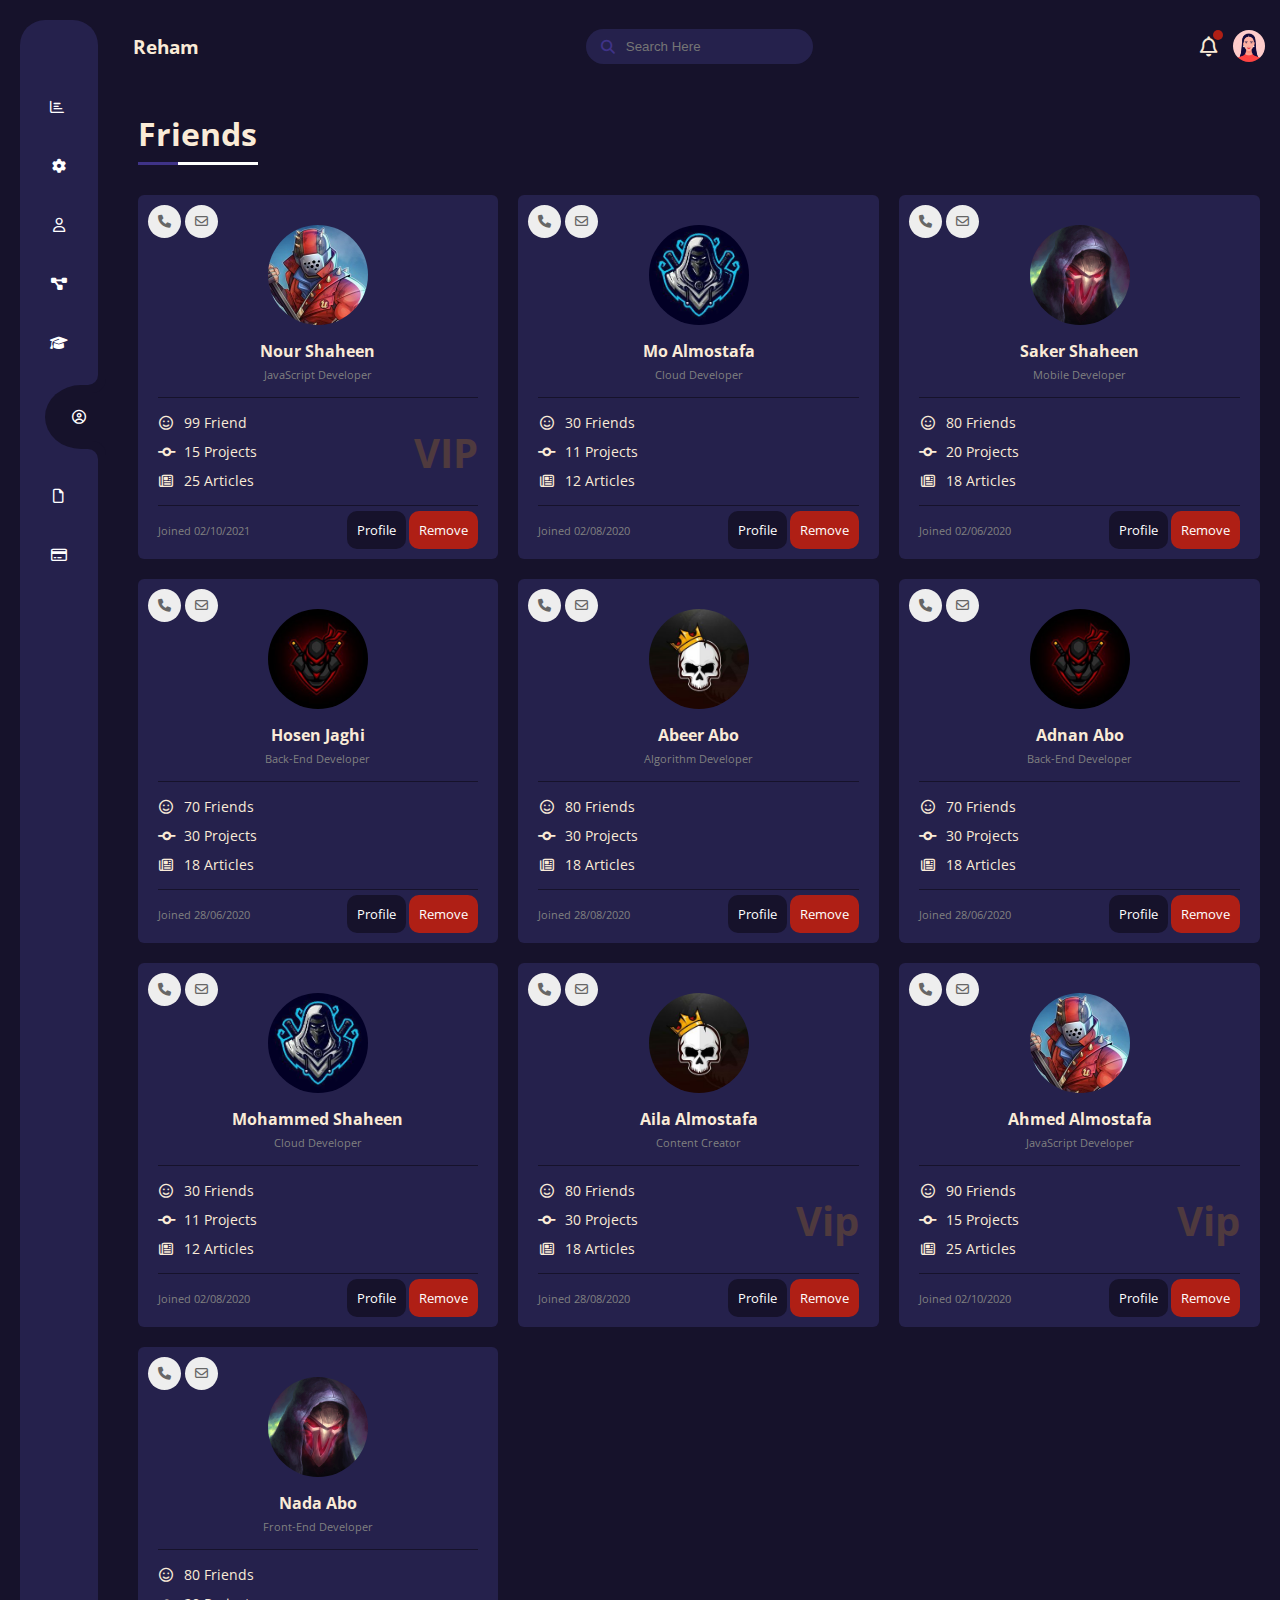
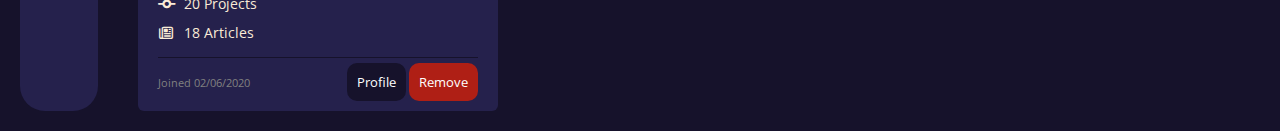
<file: friends.html>
<!DOCTYPE html>
<html lang="en">

<head>
    <meta charset="UTF-8">
    <meta name="viewport" content="width=device-width, initial-scale=1.0">
    <title>Friends</title>
    <!-- Webfonts File -->
    <link rel="stylesheet" href="css/all.min.css">
    <!-- This is Main css File -->
    <link rel="stylesheet" href="css/dashboard.css">
    <!-- This Is Framework File -->
    <link rel="stylesheet" href="css/framework.css">

    <!-- Google Fonts -->
    <link rel="preconnect" href="https://fonts.googleapis.com">
    <link rel="preconnect" href="https://fonts.gstatic.com" crossorigin>
    <link href="https://fonts.googleapis.com/css2?family=Open+Sans:ital,wght@0,300..800;1,300..800&display=swap"
        rel="stylesheet">

</head>

<body>
    <div class="page d-flex">

        <aside class="p-20 m-20 bg-color p-relative ">

            <ul class="sideList">
                <li class="p-relative ">
                    <a class=" d-flex align-center fs-14  rad-6 p-10" href="index.html">
                        <i class="fa-regular fa-chart-bar  icon-color"></i>
                    </a>
                </li>
                <li class="p-relative">
                    <a class="d-flex align-center fs-14  rad-6 p-10" href="settings.html">
                        <i class="fa-solid fa-gear fa-fw icon-color"></i>
                        <span>Projects</span>
                    </a>
                </li>
                <li class="p-relative ">
                    <a class="d-flex align-center fs-14  rad-6 p-10" href="profiles.html">
                        <i class="fa-regular fa-user fa-fw icon-color"></i>
                        <span>Profile</span>
                    </a>
                </li>
                <li class="p-relative ">
                    <a class="d-flex align-center fs-14  rad-6 p-10" href="projects.html">
                        <i class="fa-solid fa-diagram-project fa-fw icon-color"></i>
                        <span>Projects</span>
                    </a>
                </li>
                <li class="p-relative ">
                    <a class="d-flex align-center fs-14  rad-6 p-10" href="courses.html">
                        <i class="fa-solid fa-graduation-cap fa-fw icon-color"></i>
                        <span>Courses</span>
                    </a>
                </li>
                <li class="p-relative active">
                    <a class="d-flex align-center fs-14  rad-6 p-10" href="friends.html">
                        <i class="fa-regular fa-circle-user fa-fw icon-color"></i>
                        <span>Friends</span>
                    </a>
                </li>
                <li class="p-relative">
                    <a class="d-flex align-center fs-14  rad-6 p-10 " href="files.html">
                        <i class="fa-regular fa-file fa-fw icon-color"></i>
                        <span>Files</span>
                    </a>
                </li>
                <li class="p-relative">
                    <a class="d-flex align-center fs-14  rad-6 p-10" href="plans.html">
                        <i class="fa-regular fa-credit-card fa-fw icon-color"></i>
                        <span>Plans</span>
                    </a>
                </li>
            </ul>
        </aside>
        <div class="content w-full">
            <!-- Start Head -->
            <div class="head between-flex p-15">
                <h3 class="p-relative txt-centerenter">Reham</h3>
                <div class="search p-relative">
                    <input type="search" placeholder="Search Here">
                </div>

                <div class="icons d-flex align-center">
                    <span class="notification  p-relative">
                        <i class="fa-regular fa-bell fa-lg"></i>
                    </span>
                    <img src="imgs/avatar.jpg" alt="" class="rad-half">
                </div>
            </div>
            <!-- End Head -->
            <h1 class="p-relative">Friends</h1>
            <div class="friends-page d-grid m-20 gab-20">
                <div class="friend bg-color rad-6 p-20 p-relative">
                    <div class="contact">
                        <i class="fa-solid fa-phone"></i>
                        <i class="fa-regular fa-envelope"></i>
                    </div>
                    <div class="txt-center">
                        <img class="rad-half mt-10 mb-10 w-100 h-100" src="imgs/friend-01.jpg" alt="">
                        <h4 class="m-0">Nour Shaheen</h4>
                        <p class="c-grey fs-11 mt-5 mb-0">JavaScript Developer</p>
                    </div>
                    <div class="icons fs-14 p-relative">
                        <div class="mb-10">
                            <i class="fa-regular fa-face-smile fa-fw"></i>
                            <span>99 Friend</span>
                        </div>
                        <div class="mb-10">
                            <i class="fa-solid fa-code-commit fa-fw"></i>
                            <span>15 Projects</span>
                        </div>
                        <div>
                            <i class="fa-regular fa-newspaper fa-fw"></i>
                            <span>25 Articles</span>
                        </div>
                        <span class="vip fw-bold c-orange">VIP</span>
                    </div>
                    <div class="info between-flex fs-11">
                        <span class="c-grey">Joined 02/10/2021</span>
                        <div>
                            <a class=" c-white btn-shape btn-hover" href="profiles.html">Profile</a>
                            <a class=" c-white btn-shape" href="#">Remove</a>
                        </div>
                    </div>
                </div>
                <div class="friend bg-color rad-6 p-20 p-relative">
                    <div class="contact">
                        <i class="fa-solid fa-phone"></i>
                        <i class="fa-regular fa-envelope"></i>
                    </div>
                    <div class="txt-center">
                        <img class="rad-half mt-10 mb-10 w-100 h-100" src="imgs/friend-02.jpg" alt="">
                        <h4 class="m-0">Mo Almostafa</h4>
                        <p class="c-grey fs-11 mt-5 mb-0">Cloud Developer</p>
                    </div>
                    <div class="icons fs-14 p-relative">
                        <div class="mb-10">
                            <i class="fa-regular fa-face-smile fa-fw"></i>
                            <span>30 Friends</span>
                        </div>
                        <div class="mb-10">
                            <i class="fa-solid fa-code-commit fa-fw"></i>
                            <span>11 Projects</span>
                        </div>
                        <div>
                            <i class="fa-regular fa-newspaper fa-fw"></i>
                            <span>12 Articles</span>
                        </div>
                    </div>
                    <div class="info between-flex fs-11">
                        <span class="c-grey">Joined 02/08/2020</span>
                        <div>
                            <a class=" c-white btn-shape btn-hover" href="profiles.html">Profile</a>
                            <a class=" c-white btn-shape" href="">Remove</a>
                        </div>
                    </div>
                </div>
                <div class="friend bg-color rad-6 p-20 p-relative">
                    <div class="contact">
                        <i class="fa-solid fa-phone"></i>
                        <i class="fa-regular fa-envelope"></i>
                    </div>
                    <div class="txt-center">
                        <img class="rad-half mt-10 mb-10 w-100 h-100" src="imgs/friend-03.jpg" alt="">
                        <h4 class="m-0">Saker Shaheen</h4>
                        <p class="c-grey fs-11 mt-5 mb-0">Mobile Developer</p>
                    </div>
                    <div class="icons fs-14 p-relative">
                        <div class="mb-10">
                            <i class="fa-regular fa-face-smile fa-fw"></i>
                            <span>80 Friends</span>
                        </div>
                        <div class="mb-10">
                            <i class="fa-solid fa-code-commit fa-fw"></i>
                            <span>20 Projects</span>
                        </div>
                        <div>
                            <i class="fa-regular fa-newspaper fa-fw"></i>
                            <span>18 Articles</span>
                        </div>
                    </div>
                    <div class="info between-flex fs-11">
                        <span class="c-grey">Joined 02/06/2020</span>
                        <div>
                            <a class=" c-white btn-shape btn-hover" href="profiles.html">Profile</a>
                            <a class=" c-white btn-shape" href="">Remove</a>
                        </div>
                    </div>
                </div>
                <div class="friend bg-color rad-6 p-20 p-relative">
                    <div class="contact">
                        <i class="fa-solid fa-phone"></i>
                        <i class="fa-regular fa-envelope"></i>
                    </div>
                    <div class="txt-center">
                        <img class="rad-half mt-10 mb-10 w-100 h-100" src="imgs/friend-04.jpg" alt="">
                        <h4 class="m-0">Hosen Jaghi</h4>
                        <p class="c-grey fs-11 mt-5 mb-0">Back-End Developer</p>
                    </div>
                    <div class="icons fs-14 p-relative">
                        <div class="mb-10">
                            <i class="fa-regular fa-face-smile fa-fw"></i>
                            <span>70 Friends</span>
                        </div>
                        <div class="mb-10">
                            <i class="fa-solid fa-code-commit fa-fw"></i>
                            <span>30 Projects</span>
                        </div>
                        <div>
                            <i class="fa-regular fa-newspaper fa-fw"></i>
                            <span>18 Articles</span>
                        </div>
                    </div>
                    <div class="info between-flex fs-11">
                        <span class="c-grey">Joined 28/06/2020</span>
                        <div>
                            <a class=" c-white btn-shape btn-hover" href="profiles.html">Profile</a>
                            <a class=" c-white btn-shape" href="">Remove</a>
                        </div>
                    </div>
                </div>
                <div class="friend bg-color rad-6 p-20 p-relative">
                    <div class="contact">
                        <i class="fa-solid fa-phone"></i>
                        <i class="fa-regular fa-envelope"></i>
                    </div>
                    <div class="txt-center">
                        <img class="rad-half mt-10 mb-10 w-100 h-100" src="imgs/friend-05.jpg" alt="">
                        <h4 class="m-0">Abeer Abo</h4>
                        <p class="c-grey fs-11 mt-5 mb-0">Algorithm Developer</p>
                    </div>
                    <div class="icons fs-14 p-relative">
                        <div class="mb-10">
                            <i class="fa-regular fa-face-smile fa-fw"></i>
                            <span>80 Friends</span>
                        </div>
                        <div class="mb-10">
                            <i class="fa-solid fa-code-commit fa-fw"></i>
                            <span>30 Projects</span>
                        </div>
                        <div>
                            <i class="fa-regular fa-newspaper fa-fw"></i>
                            <span>18 Articles</span>
                        </div>
                    </div>
                    <div class="info between-flex fs-11">
                        <span class="c-grey">Joined 28/08/2020</span>
                        <div>
                            <a class=" c-white btn-shape btn-hover" href="profiles.html">Profile</a>
                            <a class=" c-white btn-shape" href="">Remove</a>
                        </div>
                    </div>
                </div>
                <div class="friend bg-color rad-6 p-20 p-relative">
                    <div class="contact">
                        <i class="fa-solid fa-phone"></i>
                        <i class="fa-regular fa-envelope"></i>
                    </div>
                    <div class="txt-center">
                        <img class="rad-half mt-10 mb-10 w-100 h-100" src="imgs/friend-04.jpg" alt="">
                        <h4 class="m-0">Adnan Abo</h4>
                        <p class="c-grey fs-11 mt-5 mb-0">Back-End Developer</p>
                    </div>
                    <div class="icons fs-14 p-relative">
                        <div class="mb-10">
                            <i class="fa-regular fa-face-smile fa-fw"></i>
                            <span>70 Friends</span>
                        </div>
                        <div class="mb-10">
                            <i class="fa-solid fa-code-commit fa-fw"></i>
                            <span>30 Projects</span>
                        </div>
                        <div>
                            <i class="fa-regular fa-newspaper fa-fw"></i>
                            <span>18 Articles</span>
                        </div>
                    </div>
                    <div class="info between-flex fs-11">
                        <span class="c-grey">Joined 28/06/2020</span>
                        <div>
                            <a class=" c-white btn-shape btn-hover" href="profiles.html">Profile</a>
                            <a class=" c-white btn-shape" href="">Remove</a>
                        </div>
                    </div>
                </div>
                <div class="friend bg-color rad-6 p-20 p-relative">
                    <div class="contact">
                        <i class="fa-solid fa-phone"></i>
                        <i class="fa-regular fa-envelope"></i>
                    </div>
                    <div class="txt-center">
                        <img class="rad-half mt-10 mb-10 w-100 h-100" src="imgs/friend-02.jpg" alt="">
                        <h4 class="m-0">Mohammed Shaheen</h4>
                        <p class="c-grey fs-11 mt-5 mb-0">Cloud Developer</p>
                    </div>
                    <div class="icons fs-14 p-relative">
                        <div class="mb-10">
                            <i class="fa-regular fa-face-smile fa-fw"></i>
                            <span>30 Friends</span>
                        </div>
                        <div class="mb-10">
                            <i class="fa-solid fa-code-commit fa-fw"></i>
                            <span>11 Projects</span>
                        </div>
                        <div>
                            <i class="fa-regular fa-newspaper fa-fw"></i>
                            <span>12 Articles</span>
                        </div>
                    </div>
                    <div class="info between-flex fs-11">
                        <span class="c-grey">Joined 02/08/2020</span>
                        <div>
                            <a class=" c-white btn-shape btn-hover" href="profiles.html">Profile</a>
                            <a class=" c-white btn-shape" href="">Remove</a>
                        </div>
                    </div>
                </div>
                <div class="friend bg-color rad-6 p-20 p-relative">
                    <div class="contact">
                        <i class="fa-solid fa-phone"></i>
                        <i class="fa-regular fa-envelope"></i>
                    </div>
                    <div class="txt-center">
                        <img class="rad-half mt-10 mb-10 w-100 h-100" src="imgs/friend-05.jpg" alt="">
                        <h4 class="m-0">Aila Almostafa</h4>
                        <p class="c-grey fs-11 mt-5 mb-0">Content Creator</p>
                    </div>
                    <div class="icons fs-14 p-relative">
                        <div class="mb-10">
                            <i class="fa-regular fa-face-smile fa-fw"></i>
                            <span>80 Friends</span>
                        </div>
                        <div class="mb-10">
                            <i class="fa-solid fa-code-commit fa-fw"></i>
                            <span>30 Projects</span>
                        </div>
                        <div>
                            <i class="fa-regular fa-newspaper fa-fw"></i>
                            <span>18 Articles</span>
                        </div>
                        <span class="vip fw-bold c-orange">Vip</span>
                    </div>
                    <div class="info between-flex fs-11">
                        <span class="c-grey">Joined 28/08/2020</span>
                        <div>
                            <a class=" c-white btn-shape btn-hover" href="profiles.html">Profile</a>
                            <a class=" c-white btn-shape" href="">Remove</a>
                        </div>
                    </div>
                </div>
                <div class="friend bg-color rad-6 p-20 p-relative">
                    <div class="contact">
                        <i class="fa-solid fa-phone"></i>
                        <i class="fa-regular fa-envelope"></i>
                    </div>
                    <div class="txt-center">
                        <img class="rad-half mt-10 mb-10 w-100 h-100" src="imgs/friend-01.jpg" alt="">
                        <h4 class="m-0">Ahmed Almostafa</h4>
                        <p class="c-grey fs-11 mt-5 mb-0">JavaScript Developer</p>
                    </div>
                    <div class="icons fs-14 p-relative">
                        <div class="mb-10">
                            <i class="fa-regular fa-face-smile fa-fw"></i>
                            <span>90 Friends</span>
                        </div>
                        <div class="mb-10">
                            <i class="fa-solid fa-code-commit fa-fw"></i>
                            <span>15 Projects</span>
                        </div>
                        <div>
                            <i class="fa-regular fa-newspaper fa-fw"></i>
                            <span>25 Articles</span>
                        </div>
                        <span class="vip fw-bold c-orange">Vip</span>
                    </div>
                    <div class="info between-flex fs-11">
                        <span class="c-grey">Joined 02/10/2020</span>
                        <div>
                            <a class=" c-white btn-shape btn-hover" href="profile.html">Profile</a>
                            <a class=" c-white btn-shape" href="">Remove</a>
                        </div>
                    </div>
                </div>
                <div class="friend bg-color rad-6 p-20 p-relative">
                    <div class="contact">
                        <i class="fa-solid fa-phone"></i>
                        <i class="fa-regular fa-envelope"></i>
                    </div>
                    <div class="txt-center">
                        <img class="rad-half mt-10 mb-10 w-100 h-100" src="imgs/friend-03.jpg" alt="">
                        <h4 class="m-0">Nada Abo</h4>
                        <p class="c-grey fs-11 mt-5 mb-0">Front-End Developer</p>
                    </div>
                    <div class="icons fs-14 p-relative">
                        <div class="mb-10">
                            <i class="fa-regular fa-face-smile fa-fw"></i>
                            <span>80 Friends</span>
                        </div>
                        <div class="mb-10">
                            <i class="fa-solid fa-code-commit fa-fw"></i>
                            <span>20 Projects</span>
                        </div>
                        <div>
                            <i class="fa-regular fa-newspaper fa-fw"></i>
                            <span>18 Articles</span>
                        </div>
                    </div>
                    <div class="info between-flex fs-11">
                        <span class="c-grey">Joined 02/06/2020</span>
                        <div>
                            <a class=" c-white btn-shape btn-hover" href="profiles.html">Profile</a>
                            <a class=" c-white btn-shape" href="">Remove</a>
                        </div>
                    </div>
                </div>
            </div>







            <script>
                let sideList = document.querySelectorAll('.sideList li ');
                function activeLink() {
                    sideList.forEach((item) =>
                        item.classList.remove('active'));
                    this.classList.add("active")
                }
                sideList.forEach((item) =>
                    item.addEventListener('click', activeLink));

                let taskRow = document.querySelectorAll('.task-row');
                let deleteIcon = document.querySelectorAll('.delete');

                function deleTask() {
                    taskRow.forEach((item) =>
                        item.classList.remove('task-row'));
                    this.classList.add('d-none');
                }
                taskRow.forEach((item) =>
                    item.addEventListener('click', deleTask));
            </script>
</body>

</html>
</file>
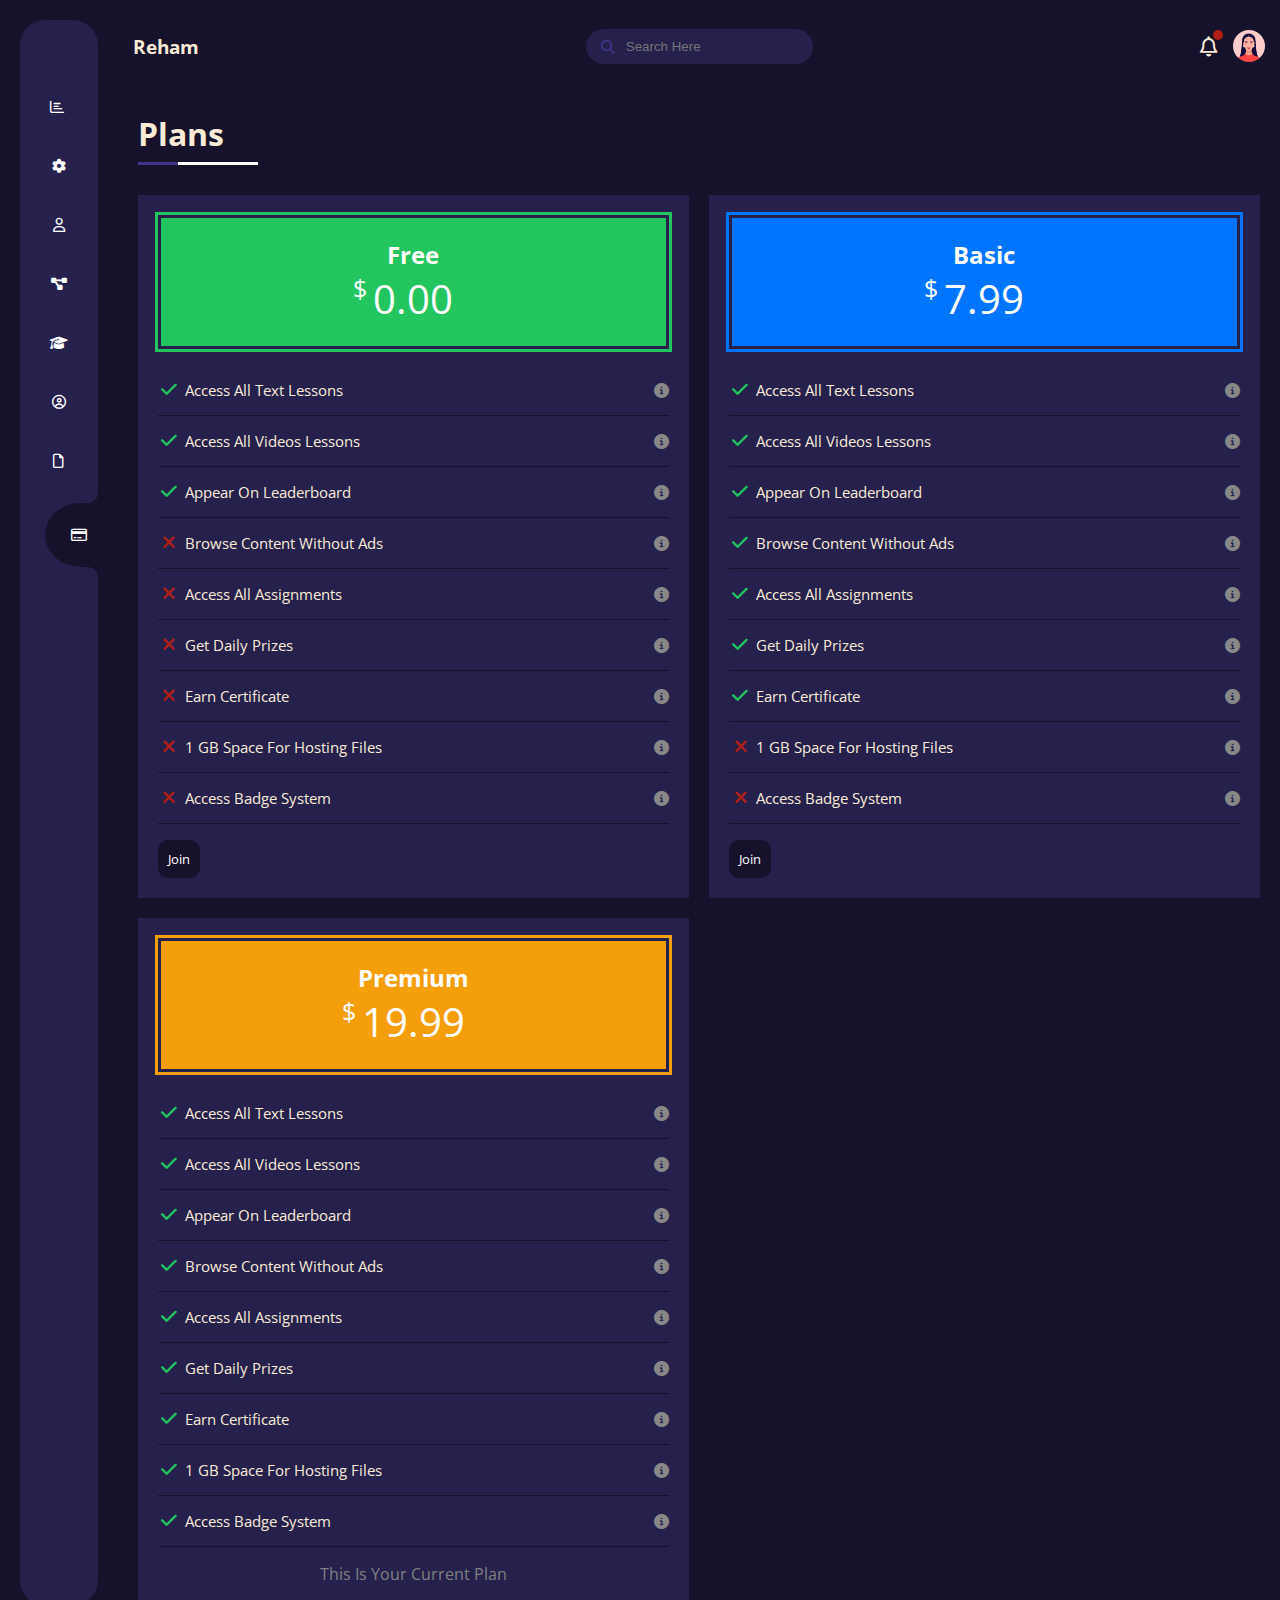
<file: plans.html>
<!DOCTYPE html>
<html lang="en">

<head>
    <meta charset="UTF-8">
    <meta name="viewport" content="width=device-width, initial-scale=1.0">
    <title>Plans</title>
    <!-- Webfonts File -->
    <link rel="stylesheet" href="css/all.min.css">
    <!-- This is Main css File -->
    <link rel="stylesheet" href="css/dashboard.css">
    <!-- This Is Framework File -->
    <link rel="stylesheet" href="css/framework.css">

    <!-- Google Fonts -->
    <link rel="preconnect" href="https://fonts.googleapis.com">
    <link rel="preconnect" href="https://fonts.gstatic.com" crossorigin>
    <link href="https://fonts.googleapis.com/css2?family=Open+Sans:ital,wght@0,300..800;1,300..800&display=swap"
        rel="stylesheet">

</head>

<body>
    <div class="page d-flex">

        <aside class="p-20 m-20 bg-color p-relative ">

            <ul class="sideList">
                <li class="p-relative ">
                    <a class=" d-flex align-center fs-14  rad-6 p-10" href="index.html">
                        <i class="fa-regular fa-chart-bar  icon-color"></i>
                    </a>
                </li>
                <li class="p-relative">
                    <a class="d-flex align-center fs-14  rad-6 p-10" href="settings.html">
                        <i class="fa-solid fa-gear fa-fw icon-color"></i>
                        <span>Projects</span>
                    </a>
                </li>
                <li class="p-relative ">
                    <a class="d-flex align-center fs-14  rad-6 p-10" href="profiles.html">
                        <i class="fa-regular fa-user fa-fw icon-color"></i>
                        <span>Profile</span>
                    </a>
                </li>
                <li class="p-relative ">
                    <a class="d-flex align-center fs-14  rad-6 p-10" href="projects.html">
                        <i class="fa-solid fa-diagram-project fa-fw icon-color"></i>
                        <span>Projects</span>
                    </a>
                </li>
                <li class="p-relative ">
                    <a class="d-flex align-center fs-14  rad-6 p-10" href="courses.html">
                        <i class="fa-solid fa-graduation-cap fa-fw icon-color"></i>
                        <span>Courses</span>
                    </a>
                </li>
                <li class="p-relative ">
                    <a class="d-flex align-center fs-14  rad-6 p-10" href="friends.html">
                        <i class="fa-regular fa-circle-user fa-fw icon-color"></i>
                        <span>Friends</span>
                    </a>
                </li>
                <li class="p-relative ">
                    <a class="d-flex align-center fs-14  rad-6 p-10 " href="files.html">
                        <i class="fa-regular fa-file fa-fw icon-color"></i>
                        <span>Files</span>
                    </a>
                </li>
                <li class="p-relative active">
                    <a class="d-flex align-center fs-14  rad-6 p-10" href="plans.html">
                        <i class="fa-regular fa-credit-card fa-fw icon-color"></i>
                        <span>Plans</span>
                    </a>
                </li>
            </ul>
        </aside>
        <div class="content w-full">
            <!-- Start Head -->
            <div class="head between-flex p-15">
                <h3 class="p-relative txt-center">Reham</h3>
                <div class="search p-relative">
                    <input type="search" placeholder="Search Here">
                </div>

                <div class="icons d-flex align-center">
                    <span class="notification  p-relative">
                        <i class="fa-regular fa-bell fa-lg"></i>
                    </span>
                    <img src="imgs/avatar.jpg" alt="" class="rad-half">
                </div>
            </div>
            <!-- End Head -->
            <h1 class="p-relative">Plans</h1>
            <div class="plans-page d-grid m-20 gab-20">
                <div class="plan green bg-color p-20">
                    <div class="top bg-green txt-center p-20">
                        <h2 class="m-0 c-white">Free</h2>
                        <div class="price c-white"><span>$</span>0.00</div>
                    </div>
                    <ul>
                        <li>
                            <i class="fa-solid fa-check fa-fw yes"></i>
                            <span>Access All Text Lessons</span>
                            <i class="fa-solid fa-circle-info help"></i>
                        </li>
                        <li>
                            <i class="fa-solid fa-check fa-fw yes"></i>
                            <span>Access All Videos Lessons</span>
                            <i class="fa-solid fa-circle-info help"></i>
                        </li>
                        <li>
                            <i class="fa-solid fa-check fa-fw yes"></i>
                            <span>Appear On Leaderboard</span>
                            <i class="fa-solid fa-circle-info help"></i>
                        </li>
                        <li>
                            <i class="fa-solid fa-xmark fa-fw"></i>
                            <span>Browse Content Without Ads</span>
                            <i class="fa-solid fa-circle-info help"></i>
                        </li>
                        <li>
                            <i class="fa-solid fa-xmark fa-fw"></i>
                            <span>Access All Assignments</span>
                            <i class="fa-solid fa-circle-info help"></i>
                        </li>
                        <li>
                            <i class="fa-solid fa-xmark fa-fw"></i>
                            <span>Get Daily Prizes</span>
                            <i class="fa-solid fa-circle-info help"></i>
                        </li>
                        <li>
                            <i class="fa-solid fa-xmark fa-fw"></i>
                            <span>Earn Certificate</span>
                            <i class="fa-solid fa-circle-info help"></i>
                        </li>
                        <li>
                            <i class="fa-solid fa-xmark fa-fw"></i>
                            <span>1 GB Space For Hosting Files</span>
                            <i class="fa-solid fa-circle-info help"></i>
                        </li>
                        <li>
                            <i class="fa-solid fa-xmark fa-fw"></i>
                            <span>Access Badge System</span>
                            <i class="fa-solid fa-circle-info help"></i>
                        </li>
                    </ul>
                    <a href="#" class="btn-shape bg-green c-white d-block w-fit">Join</a>
                </div>
                <!-- Start Plan -->
                <div class="plan blue bg-color p-20">
                    <div class="top bg-blue txt-center p-20">
                        <h2 class="m-0 c-white">Basic</h2>
                        <div class="price c-white"><span>$</span>7.99</div>
                    </div>
                    <ul class="list-none p-0">
                        <li>
                            <i class="fa-solid fa-check fa-fw yes"></i>
                            <span>Access All Text Lessons</span>
                            <i class="fa-solid fa-circle-info help"></i>
                        </li>
                        <li>
                            <i class="fa-solid fa-check fa-fw yes"></i>
                            <span>Access All Videos Lessons</span>
                            <i class="fa-solid fa-circle-info help"></i>
                        </li>
                        <li>
                            <i class="fa-solid fa-check fa-fw yes"></i>
                            <span>Appear On Leaderboard</span>
                            <i class="fa-solid fa-circle-info help"></i>
                        </li>
                        <li>
                            <i class="fa-solid fa-check fa-fw yes"></i>
                            <span>Browse Content Without Ads</span>
                            <i class="fa-solid fa-circle-info help"></i>
                        </li>
                        <li>
                            <i class="fa-solid fa-check fa-fw yes"></i>
                            <span>Access All Assignments</span>
                            <i class="fa-solid fa-circle-info help"></i>
                        </li>
                        <li>
                            <i class="fa-solid fa-check fa-fw yes"></i>
                            <span>Get Daily Prizes</span>
                            <i class="fa-solid fa-circle-info help"></i>
                        </li>
                        <li>
                            <i class="fa-solid fa-check fa-fw yes"></i>
                            <span>Earn Certificate</span>
                            <i class="fa-solid fa-circle-info help"></i>
                        </li>
                        <li>
                            <i class="fa-solid fa-xmark fa-fw"></i>
                            <span>1 GB Space For Hosting Files</span>
                            <i class="fa-solid fa-circle-info help"></i>
                        </li>
                        <li>
                            <i class="fa-solid fa-xmark fa-fw"></i>
                            <span>Access Badge System</span>
                            <i class="fa-solid fa-circle-info help"></i>
                        </li>
                    </ul>
                    <a href="#" class="btn-shape bg-blue c-white d-block w-fit">Join</a>
                </div>
                <!-- End Plan -->
                <!-- Start Plan -->
                <div class="plan orange bg-color p-20">
                    <div class="top bg-orange txt-center p-20">
                        <h2 class="m-0 c-white">Premium</h2>
                        <div class="price c-white"><span>$</span>19.99</div>
                    </div>
                    <ul class="list-none p-0">
                        <li>
                            <i class="fa-solid fa-check fa-fw yes"></i>
                            <span>Access All Text Lessons</span>
                            <i class="fa-solid fa-circle-info help"></i>
                        </li>
                        <li>
                            <i class="fa-solid fa-check fa-fw yes"></i>
                            <span>Access All Videos Lessons</span>
                            <i class="fa-solid fa-circle-info help"></i>
                        </li>
                        <li>
                            <i class="fa-solid fa-check fa-fw yes"></i>
                            <span>Appear On Leaderboard</span>
                            <i class="fa-solid fa-circle-info help"></i>
                        </li>
                        <li>
                            <i class="fa-solid fa-check fa-fw yes"></i>
                            <span>Browse Content Without Ads</span>
                            <i class="fa-solid fa-circle-info help"></i>
                        </li>
                        <li>
                            <i class="fa-solid fa-check fa-fw yes"></i>
                            <span>Access All Assignments</span>
                            <i class="fa-solid fa-circle-info help"></i>
                        </li>
                        <li>
                            <i class="fa-solid fa-check fa-fw yes"></i>
                            <span>Get Daily Prizes</span>
                            <i class="fa-solid fa-circle-info help"></i>
                        </li>
                        <li>
                            <i class="fa-solid fa-check fa-fw yes"></i>
                            <span>Earn Certificate</span>
                            <i class="fa-solid fa-circle-info help"></i>
                        </li>
                        <li>
                            <i class="fa-solid fa-check fa-fw yes"></i>
                            <span>1 GB Space For Hosting Files</span>
                            <i class="fa-solid fa-circle-info help"></i>
                        </li>
                        <li>
                            <i class="fa-solid fa-check fa-fw yes"></i>
                            <span>Access Badge System</span>
                            <i class="fa-solid fa-circle-info help"></i>
                        </li>
                    </ul>
                    <p class="c-grey m-0 txt-center">This Is Your Current Plan</p>
                </div>
                <!-- End Plan -->
            </div>







            <script>
                let sideList = document.querySelectorAll('.sideList li ');
                function activeLink() {
                    sideList.forEach((item) =>
                        item.classList.remove('active'));
                    this.classList.add("active")
                }
                sideList.forEach((item) =>
                    item.addEventListener('click', activeLink));

                let taskRow = document.querySelectorAll('.task-row');
                let deleteIcon = document.querySelectorAll('.delete');

                function deleTask() {
                    taskRow.forEach((item) =>
                        item.classList.remove('task-row'));
                    this.classList.add('d-none');
                }
                taskRow.forEach((item) =>
                    item.addEventListener('click', deleTask));
            </script>
</body>

</html>
</file>
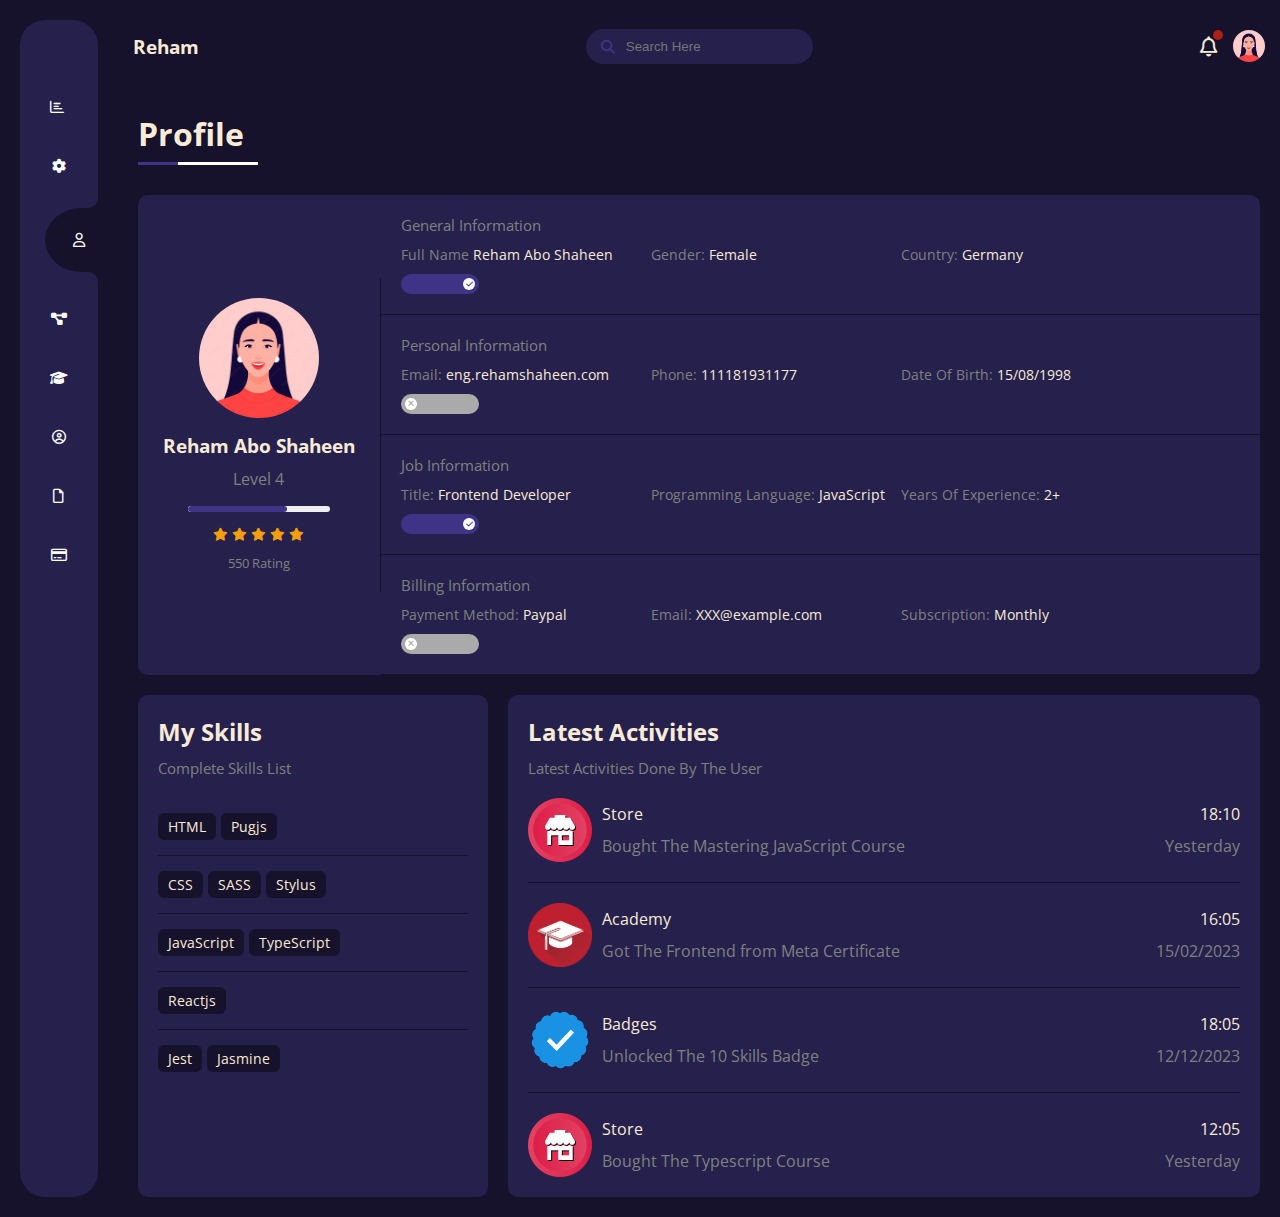
<file: profiles.html>
<!DOCTYPE html>
<html lang="en">

<head>
    <meta charset="UTF-8">
    <meta name="viewport" content="width=device-width, initial-scale=1.0">
    <title>Profile</title>
    <!-- Webfonts File -->
    <link rel="stylesheet" href="css/all.min.css">
    <!-- This is Main css File -->
    <link rel="stylesheet" href="css/dashboard.css">
    <!-- This Is Framework File -->
    <link rel="stylesheet" href="css/framework.css">

    <!-- Google Fonts -->
    <link rel="preconnect" href="https://fonts.googleapis.com">
    <link rel="preconnect" href="https://fonts.gstatic.com" crossorigin>
    <link href="https://fonts.googleapis.com/css2?family=Open+Sans:ital,wght@0,300..800;1,300..800&display=swap"
        rel="stylesheet">

</head>

<body>
    <div class="page d-flex">

        <aside class="p-20 m-20 bg-color p-relative ">

            <ul class="sideList">
                <li class="p-relative ">
                    <a class=" d-flex align-center fs-14  rad-6 p-10" href="index.html">
                        <i class="fa-regular fa-chart-bar  icon-color"></i>
                    </a>
                </li>
                <li class="p-relative">
                    <a class="d-flex align-center fs-14  rad-6 p-10" href="settings.html">
                        <i class="fa-solid fa-gear fa-fw icon-color"></i>
                        <span>Setting</span>
                    </a>
                </li>
                <li class="p-relative active">
                    <a class="d-flex align-center fs-14  rad-6 p-10" href="profiles.html">
                        <i class="fa-regular fa-user fa-fw icon-color"></i>
                        <span>Profile</span>
                    </a>
                </li>
                <li class="p-relative">
                    <a class="d-flex align-center fs-14  rad-6 p-10" href="projects.html">
                        <i class="fa-solid fa-diagram-project fa-fw icon-color"></i>
                        <span>Projects</span>
                    </a>
                </li>
                <li class="p-relative">
                    <a class="d-flex align-center fs-14  rad-6 p-10" href="courses.html">
                        <i class="fa-solid fa-graduation-cap fa-fw icon-color"></i>
                        <span>Courses</span>
                    </a>
                </li>
                <li class="p-relative">
                    <a class="d-flex align-center fs-14  rad-6 p-10" href="friends.html">
                        <i class="fa-regular fa-circle-user fa-fw icon-color"></i>
                        <span>Friends</span>
                    </a>
                </li>
                <li class="p-relative">
                    <a class="d-flex align-center fs-14  rad-6 p-10 " href="files.html">
                        <i class="fa-regular fa-file fa-fw icon-color"></i>
                        <span>Files</span>
                    </a>
                </li>
                <li class="p-relative">
                    <a class="d-flex align-center fs-14  rad-6 p-10" href="plans.html">
                        <i class="fa-regular fa-credit-card fa-fw icon-color"></i>
                        <span>Plans</span>
                    </a>
                </li>
            </ul>
        </aside>
        <div class="content w-full">
            <!-- Start Head -->
            <div class="head between-flex p-15">
                <h3 class="p-relative txt-center">Reham</h3>
                <div class="search p-relative">
                    <input type="search" placeholder="Search Here">
                </div>

                <div class="icons d-flex align-center">
                    <span class="notification  p-relative">
                        <i class="fa-regular fa-bell fa-lg"></i>
                    </span>
                    <img src="imgs/avatar.jpg" alt="" class="rad-half">
                </div>
            </div>
            <!-- End Head -->
            <h1 class="p-relative">Profile</h1>

            <div class="profile-page m-20">
                <!-- Start Overview -->
                <div class="overview bg-color rad-10 d-flex align-center">
                    <div class="avatar-box txt-center p-20">
                        <img class="rad-half mb-10" src="imgs/avatar.jpg" alt="">
                        <h3 class="m-0">Reham Abo Shaheen</h3>
                        <p class="c-grey mt-10">Level 4</p>
                        <div class="level rad-6 bg-eee p-relative">
                            <span style="width: 70%"></span>
                        </div>
                        <div class="rating mt-10 mb-10">
                            <i class="fa-solid fa-star c-orange fs-13"></i>
                            <i class="fa-solid fa-star c-orange fs-13"></i>
                            <i class="fa-solid fa-star c-orange fs-13"></i>
                            <i class="fa-solid fa-star c-orange fs-13"></i>
                            <i class="fa-solid fa-star c-orange fs-13"></i>
                        </div>
                        <p class="c-grey m-0 fs-13">550 Rating</p>
                    </div>
                    <div class="info-box w-full txt-center-mobile">
                        <!-- Start Information Row -->
                        <div class="box p-20 d-flex align-center">
                            <h4 class="c-grey fs-15 m-0 w-full">General Information</h4>
                            <div class="fs-14">
                                <span class="c-grey">Full Name</span>
                                <span>Reham Abo Shaheen</span>
                            </div>
                            <div class="fs-14">
                                <span class="c-grey">Gender:</span>
                                <span>Female</span>
                            </div>
                            <div class="fs-14">
                                <span class="c-grey">Country:</span>
                                <span>Germany</span>
                            </div>
                            <div class="fs-14">
                                <label>
                                    <input class="toggle-checkbox" type="checkbox" checked="">
                                    <div class="toggle-switch"></div>
                                </label>
                            </div>
                        </div>
                        <!-- End Information Row -->
                        <!-- Start Information Row -->
                        <div class="box p-20 d-flex align-center">
                            <h4 class="c-grey w-full fs-15 m-0">Personal Information</h4>
                            <div class="fs-14">
                                <span class="c-grey">Email:</span>
                                <span>eng.rehamshaheen.com</span>
                            </div>
                            <div class="fs-14">
                                <span class="c-grey">Phone:</span>
                                <span>111181931177</span>
                            </div>
                            <div class="fs-14">
                                <span class="c-grey">Date Of Birth:</span>
                                <span>15/08/1998</span>
                            </div>
                            <div class="fs-14">
                                <label>
                                    <input class="toggle-checkbox" type="checkbox">
                                    <div class="toggle-switch"></div>
                                </label>
                            </div>
                        </div>
                        <!-- End Information Row -->
                        <!-- Start Information Row -->
                        <div class="box p-20 d-flex align-center">
                            <h4 class="c-grey w-full fs-15 m-0">Job Information</h4>
                            <div class="fs-14">
                                <span class="c-grey">Title:</span>
                                <span>Frontend Developer</span>
                            </div>
                            <div class="fs-14">
                                <span class="c-grey">Programming Language:</span>
                                <span>JavaScript</span>
                            </div>
                            <div class="fs-14">
                                <span class="c-grey">Years Of Experience:</span>
                                <span>2+</span>
                            </div>
                            <div class="fs-14">
                                <label>
                                    <input class="toggle-checkbox" type="checkbox" checked="">
                                    <div class="toggle-switch"></div>
                                </label>
                            </div>
                        </div>
                        <!-- End Information Row -->
                        <!-- Start Information Row -->
                        <div class="box p-20 d-flex align-center">
                            <h4 class="c-grey w-full fs-15 m-0">Billing Information</h4>
                            <div class="fs-14">
                                <span class="c-grey">Payment Method:</span>
                                <span>Paypal</span>
                            </div>
                            <div class="fs-14">
                                <span class="c-grey">Email:</span>
                                <span>XXX@example.com</span>
                            </div>
                            <div class="fs-14">
                                <span class="c-grey">Subscription:</span>
                                <span>Monthly</span>
                            </div>
                            <div class="fs-14">
                                <label>
                                    <input class="toggle-checkbox" type="checkbox">
                                    <div class="toggle-switch"></div>
                                </label>
                            </div>
                        </div>
                        <!-- End Information Row -->
                    </div>
                </div>
                <!-- End Overview -->
                <!-- Start Other Data -->
                <div class="other-data d-flex  gab-20">
                    <div class="skills-card p-20 bg-color rad-10 mt-20">
                        <h2 class="mt-0 mb-10">My Skills</h2>
                        <p class="mt-0 mb-20 c-grey fs-15">Complete Skills List</p>
                        <ul class="m-0 txt-center-mobail">
                            <li><span>HTML</span><span>Pugjs</span></li>
                            <li><span>CSS</span><span>SASS</span><span>Stylus</span></li>
                            <li><span>JavaScript</span><span>TypeScript</span></li>
                            <li><span>Reactjs</span></li>
                            <li><span>Jest</span><span>Jasmine</span></li>

                        </ul>
                    </div>
                    <div class="activities p-20 bg-color rad-10 mt-20">
                        <h2 class="mt-0 mb-10">Latest Activities</h2>
                        <p class="mt-0 mb-20 c-grey fs-15">Latest Activities Done By The User</p>
                        <div class="activity d-flex align-center txt-center-mobail">
                            <img src="imgs/activity-01.png" alt="">
                            <div class="info">
                                <span class="d-block mb-10">Store</span>
                                <span class="c-grey">Bought The Mastering JavaScript Course</span>
                            </div>
                            <div class="date">
                                <span class="d-block mb-10">18:10</span>
                                <span class="c-grey">Yesterday</span>
                            </div>
                        </div>
                        <div class="activity d-flex align-center txt-center-mobail">
                            <img src="imgs/activity-02.png" alt="">
                            <div class="info">
                                <span class="d-block mb-10">Academy</span>
                                <span class="c-grey">Got The Frontend from Meta Certificate</span>
                            </div>
                            <div class="date">
                                <span class="d-block mb-10">16:05</span>
                                <span class="c-grey">15/02/2023</span>
                            </div>
                        </div>
                        <div class="activity d-flex align-center txt-center-mobail">
                            <img src="imgs/activity-03.png" alt="">
                            <div class="info">
                                <span class="d-block mb-10">Badges</span>
                                <span class="c-grey">Unlocked The 10 Skills Badge</span>
                            </div>
                            <div class="date">
                                <span class="d-block mb-10">18:05</span>
                                <span class="c-grey">12/12/2023</span>
                            </div>
                        </div>
                        <div class="activity d-flex align-center txt-center-mobail">
                            <img src="imgs/activity-01.png" alt="">
                            <div class="info">
                                <span class="d-block mb-10">Store</span>
                                <span class="c-grey">Bought The Typescript Course</span>
                            </div>
                            <div class="date">
                                <span class="d-block mb-10">12:05</span>
                                <span class="c-grey">Yesterday</span>
                            </div>
                        </div>
                    </div>
                </div>
                <!-- End Other Data -->
            </div>




        </div>
        <script>
            let sideList = document.querySelectorAll('.sideList li ');
            function activeLink() {
                sideList.forEach((item) =>
                    item.classList.remove('active'));
                this.classList.add("active")
            }
            sideList.forEach((item) =>
                item.addEventListener('click', activeLink));

            let taskRow = document.querySelectorAll('.task-row');
            let deleteIcon = document.querySelectorAll('.delete');

            function deleTask() {
                taskRow.forEach((item) =>
                    item.classList.remove('task-row'));
                this.classList.add('d-none');
            }
            taskRow.forEach((item) =>
                item.addEventListener('click', deleTask));
        </script>
</body>

</html>
</file>
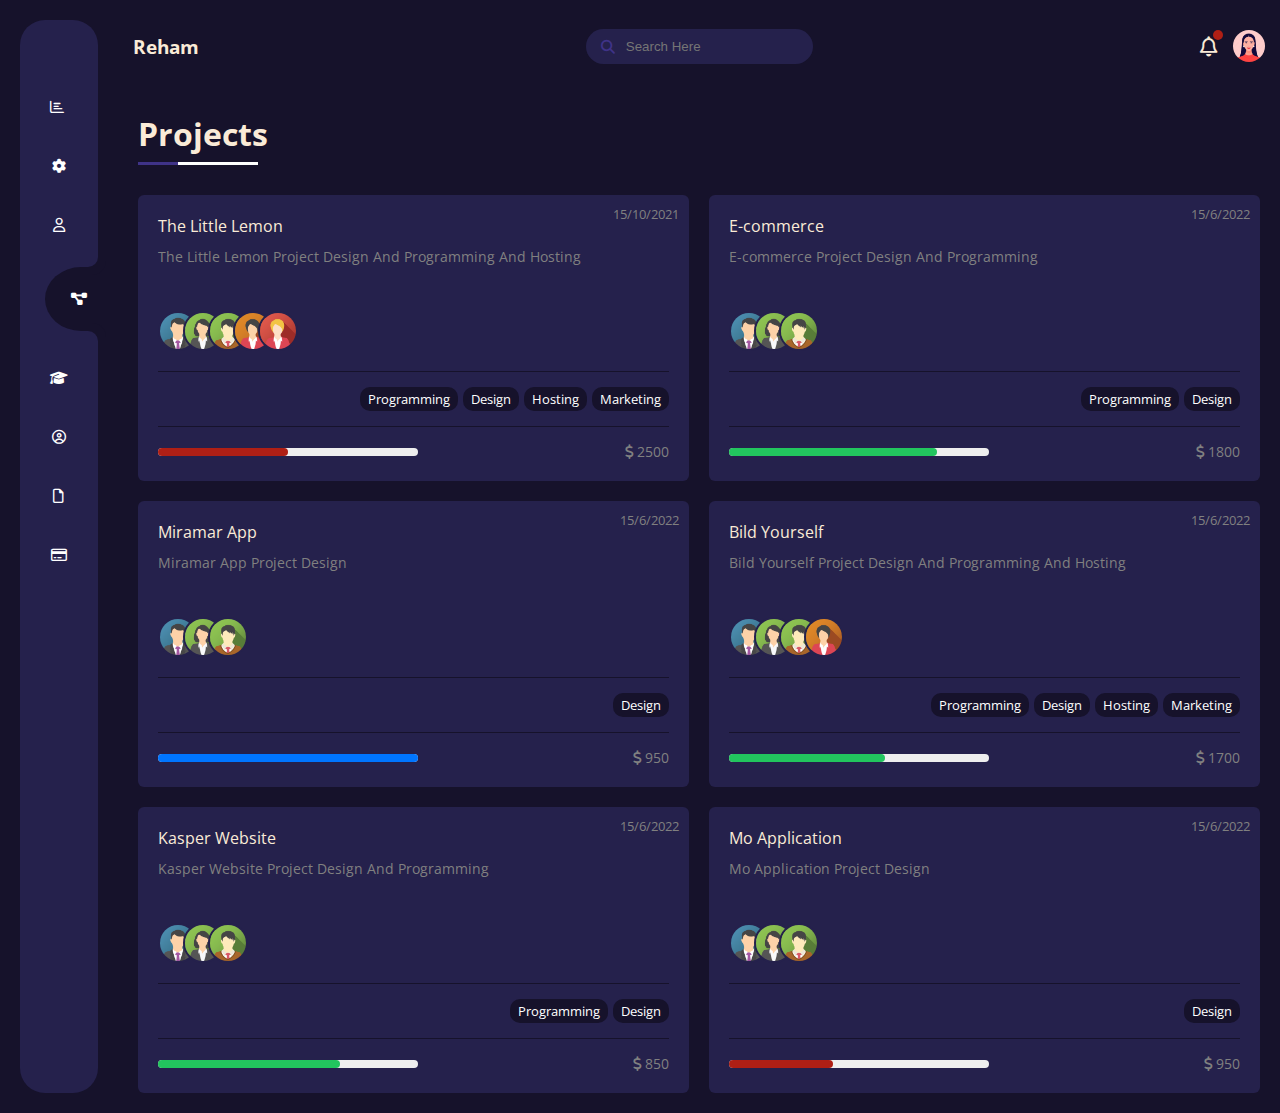
<file: projects.html>
<!DOCTYPE html>
<html lang="en">

<head>
    <meta charset="UTF-8">
    <meta name="viewport" content="width=device-width, initial-scale=1.0">
    <title>Projects</title>
    <!-- Webfonts File -->
    <link rel="stylesheet" href="css/all.min.css">
    <!-- This is Main css File -->
    <link rel="stylesheet" href="css/dashboard.css">
    <!-- This Is Framework File -->
    <link rel="stylesheet" href="css/framework.css">

    <!-- Google Fonts -->
    <link rel="preconnect" href="https://fonts.googleapis.com">
    <link rel="preconnect" href="https://fonts.gstatic.com" crossorigin>
    <link href="https://fonts.googleapis.com/css2?family=Open+Sans:ital,wght@0,300..800;1,300..800&display=swap"
        rel="stylesheet">

</head>

<body>
    <div class="page d-flex">

        <aside class="p-20 m-20 bg-color p-relative ">

            <ul class="sideList">
                <li class="p-relative ">
                    <a class=" d-flex align-center fs-14  rad-6 p-10" href="index.html">
                        <i class="fa-regular fa-chart-bar  icon-color"></i>
                    </a>
                </li>
                <li class="p-relative">
                    <a class="d-flex align-center fs-14  rad-6 p-10" href="settings.html">
                        <i class="fa-solid fa-gear fa-fw icon-color"></i>
                        <span>Projects</span>
                    </a>
                </li>
                <li class="p-relative ">
                    <a class="d-flex align-center fs-14  rad-6 p-10" href="profiles.html">
                        <i class="fa-regular fa-user fa-fw icon-color"></i>
                        <span>Profile</span>
                    </a>
                </li>
                <li class="p-relative active">
                    <a class="d-flex align-center fs-14  rad-6 p-10" href="projects.html">
                        <i class="fa-solid fa-diagram-project fa-fw icon-color"></i>
                        <span>Projects</span>
                    </a>
                </li>
                <li class="p-relative">
                    <a class="d-flex align-center fs-14  rad-6 p-10" href="courses.html">
                        <i class="fa-solid fa-graduation-cap fa-fw icon-color"></i>
                        <span>Courses</span>
                    </a>
                </li>
                <li class="p-relative">
                    <a class="d-flex align-center fs-14  rad-6 p-10" href="friends.html">
                        <i class="fa-regular fa-circle-user fa-fw icon-color"></i>
                        <span>Friends</span>
                    </a>
                </li>
                <li class="p-relative">
                    <a class="d-flex align-center fs-14  rad-6 p-10 " href="files.html">
                        <i class="fa-regular fa-file fa-fw icon-color"></i>
                        <span>Files</span>
                    </a>
                </li>
                <li class="p-relative">
                    <a class="d-flex align-center fs-14  rad-6 p-10" href="plans.html">
                        <i class="fa-regular fa-credit-card fa-fw icon-color"></i>
                        <span>Plans</span>
                    </a>
                </li>
            </ul>
        </aside>
        <div class="content w-full">
            <!-- Start Head -->
            <div class="head between-flex p-15">
                <h3 class="p-relative txt-center">Reham</h3>
                <div class="search p-relative">
                    <input type="search" placeholder="Search Here">
                </div>

                <div class="icons d-flex align-center">
                    <span class="notification  p-relative">
                        <i class="fa-regular fa-bell fa-lg"></i>
                    </span>
                    <img src="imgs/avatar.jpg" alt="" class="rad-half">
                </div>
            </div>
            <!-- End Head -->
            <h1 class="p-relative">Projects</h1>
            <div class="projects-page d-grid m-20 gab-20">
                <div class="project bg-color p-20 rad-6 p-relative">
                    <span class="date fs-13 c-grey">15/10/2021</span>
                    <h4 class="m-0">The Little Lemon</h4>
                    <p class="c-grey mt-10 mb-10 fs-14">The Little Lemon Project Design And Programming And Hosting</p>
                    <div class="team">
                        <a href="#"><img src="imgs/team-01.png" alt=""></a>
                        <a href="#"><img src="imgs/team-02.png" alt=""></a>
                        <a href="#"><img src="imgs/team-03.png" alt=""></a>
                        <a href="#"><img src="imgs/team-04.png" alt=""></a>
                        <a href="#"><img src="imgs/team-05.png" alt=""></a>
                    </div>
                    <div class="do d-flex">
                        <span class="fs-13 rad-6 btn-shape ">Programming</span>
                        <span class="fs-13 rad-6 btn-shape ">Design</span>
                        <span class="fs-13 rad-6 btn-shape ">Hosting</span>
                        <span class="fs-13 rad-6 btn-shape ">Marketing</span>
                    </div>
                    <div class="info between-flex">
                        <div class="prog bg-eee ">
                            <span class="bg-red" style="width: 50%"></span>
                        </div>
                        <div class="fs-14 c-grey">
                            <i class="fa-solid fa-dollar-sign"></i>
                            2500
                        </div>
                    </div>
                </div>
                <div class="project bg-color p-20 rad-6 p-relative">
                    <span class="date fs-13 c-grey">15/6/2022</span>
                    <h4 class="m-0">E-commerce </h4>
                    <p class="c-grey mt-10 mb-10 fs-14">E-commerce Project Design And Programming</p>
                    <div class="team">
                        <a href="#"><img src="imgs/team-01.png" alt=""></a>
                        <a href="#"><img src="imgs/team-02.png" alt=""></a>
                        <a href="#"><img src="imgs/team-03.png" alt=""></a>
                    </div>
                    <div class="do d-flex">
                        <span class="fs-13 rad-6 btn-shape ">Programming</span>
                        <span class="fs-13 rad-6 btn-shape ">Design</span>
                    </div>
                    <div class="info between-flex">
                        <div class="prog bg-eee ">
                            <span class="bg-green" style="width: 80%"></span>
                        </div>
                        <div class="fs-14 c-grey">
                            <i class="fa-solid fa-dollar-sign"></i>
                            1800
                        </div>
                    </div>
                </div>
                <div class="project bg-color p-20 rad-6 p-relative">
                    <span class="date fs-13 c-grey">15/6/2022</span>
                    <h4 class="m-0">Miramar App </h4>
                    <p class="c-grey mt-10 mb-10 fs-14">Miramar App Project Design</p>
                    <div class="team">
                        <a href="#"><img src="imgs/team-01.png" alt=""></a>
                        <a href="#"><img src="imgs/team-02.png" alt=""></a>
                        <a href="#"><img src="imgs/team-03.png" alt=""></a>
                    </div>
                    <div class="do d-flex">
                        <span class="fs-13 rad-6 btn-shape ">Design</span>
                    </div>
                    <div class="info between-flex">
                        <div class="prog bg-eee ">
                            <span class="bg-blue" style="width: 100%"></span>
                        </div>
                        <div class="fs-14 c-grey">
                            <i class="fa-solid fa-dollar-sign"></i>
                            950
                        </div>
                    </div>
                </div>
                <div class="project bg-color p-20 rad-6 p-relative">
                    <span class="date fs-13 c-grey">15/6/2022</span>
                    <h4 class="m-0">Bild Yourself </h4>
                    <p class="c-grey mt-10 mb-10 fs-14">Bild Yourself Project Design And Programming And Hosting</p>
                    <div class="team">
                        <a href="#"><img src="imgs/team-01.png" alt=""></a>
                        <a href="#"><img src="imgs/team-02.png" alt=""></a>
                        <a href="#"><img src="imgs/team-03.png" alt=""></a>
                        <a href="#"><img src="imgs/team-04.png" alt=""></a>
                    </div>
                    <div class="do d-flex">
                        <span class="fs-13 rad-6 btn-shape ">Programming</span>
                        <span class="fs-13 rad-6 btn-shape ">Design</span>
                        <span class="fs-13 rad-6 btn-shape ">Hosting</span>
                        <span class="fs-13 rad-6 btn-shape ">Marketing</span>
                    </div>
                    <div class="info between-flex">
                        <div class="prog bg-eee ">
                            <span class="bg-green" style="width: 60%"></span>
                        </div>
                        <div class="fs-14 c-grey">
                            <i class="fa-solid fa-dollar-sign"></i>
                            1700
                        </div>
                    </div>
                </div>
                <div class="project bg-color p-20 rad-6 p-relative">
                    <span class="date fs-13 c-grey">15/6/2022</span>
                    <h4 class="m-0">Kasper Website </h4>
                    <p class="c-grey mt-10 mb-10 fs-14">Kasper Website Project Design And Programming</p>
                    <div class="team">
                        <a href="#"><img src="imgs/team-01.png" alt=""></a>
                        <a href="#"><img src="imgs/team-02.png" alt=""></a>
                        <a href="#"><img src="imgs/team-03.png" alt=""></a>
                    </div>
                    <div class="do d-flex">
                        <span class="fs-13 rad-6 btn-shape ">Programming</span>
                        <span class="fs-13 rad-6 btn-shape ">Design</span>
                    </div>
                    <div class="info between-flex">
                        <div class="prog bg-eee ">
                            <span class="bg-green" style="width: 70%"></span>
                        </div>
                        <div class="fs-14 c-grey">
                            <i class="fa-solid fa-dollar-sign"></i>
                            850
                        </div>
                    </div>
                </div>
                <div class="project bg-color p-20 rad-6 p-relative">
                    <span class="date fs-13 c-grey">15/6/2022</span>
                    <h4 class="m-0">Mo Application </h4>
                    <p class="c-grey mt-10 mb-10 fs-14">Mo Application Project Design</p>
                    <div class="team">
                        <a href="#"><img src="imgs/team-01.png" alt=""></a>
                        <a href="#"><img src="imgs/team-02.png" alt=""></a>
                        <a href="#"><img src="imgs/team-03.png" alt=""></a>
                    </div>
                    <div class="do d-flex">
                        <span class="fs-13 rad-6 btn-shape ">Design</span>
                    </div>
                    <div class="info between-flex">
                        <div class="prog bg-eee ">
                            <span class="bg-red" style="width: 40%"></span>
                        </div>
                        <div class="fs-14 c-grey">
                            <i class="fa-solid fa-dollar-sign"></i>
                            950
                        </div>
                    </div>
                </div>


            </div>






        </div>
        <script>
            let sideList = document.querySelectorAll('.sideList li ');
            function activeLink() {
                sideList.forEach((item) =>
                    item.classList.remove('active'));
                this.classList.add("active")
            }
            sideList.forEach((item) =>
                item.addEventListener('click', activeLink));

            let taskRow = document.querySelectorAll('.task-row');
            let deleteIcon = document.querySelectorAll('.delete');

            function deleTask() {
                taskRow.forEach((item) =>
                    item.classList.remove('task-row'));
                this.classList.add('d-none');
            }
            taskRow.forEach((item) =>
                item.addEventListener('click', deleTask));
        </script>
</body>

</html>
</file>
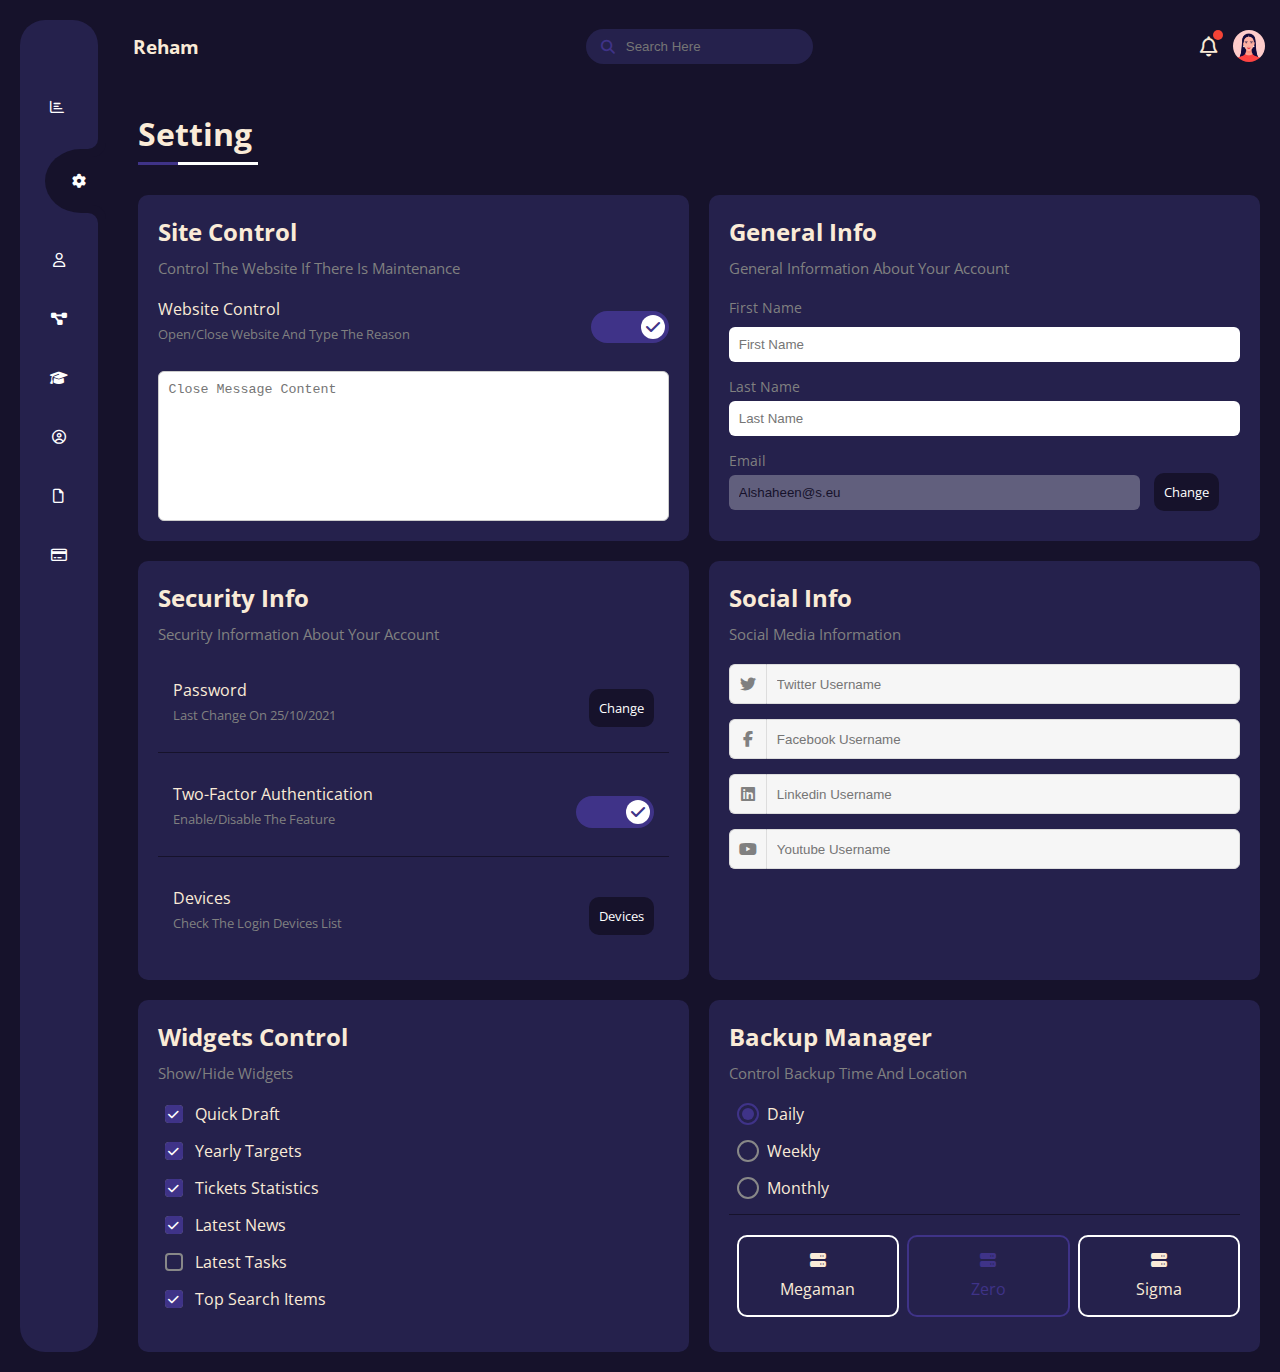
<file: settings.html>
<!DOCTYPE html>
<html lang="en">

<head>
  <meta charset="UTF-8">
  <meta name="viewport" content="width=device-width, initial-scale=1.0">
  <title>Setting</title>
  <!-- Webfonts File -->
  <link rel="stylesheet" href="css/all.min.css">
  <!-- This Is Framework File -->
  <link rel="stylesheet" href="css/framework.css">
  <!-- This is Main css File -->
  <link rel="stylesheet" href="css/dashboard.css">


  <!-- Google Fonts -->
  <link rel="preconnect" href="https://fonts.googleapis.com">
  <link rel="preconnect" href="https://fonts.gstatic.com" crossorigin>
  <link href="https://fonts.googleapis.com/css2?family=Open+Sans:ital,wght@0,300..800;1,300..800&display=swap"
    rel="stylesheet">

</head>

<body>
  <div class="page d-flex">

    <aside class="p-20 m-20 bg-color p-relative ">

      <ul class="sideList">
        <li class="p-relative ">
          <a class=" d-flex align-center fs-14  rad-6 p-10" href="index.html">
            <i class="fa-regular fa-chart-bar  icon-color"></i>
          </a>
        </li>
        <li class="p-relative active">
          <a class="d-flex align-center fs-14  rad-6 p-10" href="#">
            <i class="fa-solid fa-gear fa-fw icon-color"></i>
            <span>Setting</span>
          </a>
        </li>
        <li class="p-relative">
          <a class="d-flex align-center fs-14  rad-6 p-10" href="profiles.html">
            <i class="fa-regular fa-user fa-fw icon-color"></i>
            <span>Profile</span>
          </a>
        </li>
        <li class="p-relative">
          <a class="d-flex align-center fs-14  rad-6 p-10" href="projects.html">
            <i class="fa-solid fa-diagram-project fa-fw icon-color"></i>
            <span>Projects</span>
          </a>
        </li>
        <li class="p-relative">
          <a class="d-flex align-center fs-14  rad-6 p-10" href="courses.html">
            <i class="fa-solid fa-graduation-cap fa-fw icon-color"></i>
            <span>Courses</span>
          </a>
        </li>
        <li class="p-relative">
          <a class="d-flex align-center fs-14  rad-6 p-10" href="friends.html">
            <i class="fa-regular fa-circle-user fa-fw icon-color"></i>
            <span>Friends</span>
          </a>
        </li>
        <li class="p-relative">
          <a class="d-flex align-center fs-14  rad-6 p-10 " href="files.html">
            <i class="fa-regular fa-file fa-fw icon-color"></i>
            <span>Files</span>
          </a>
        </li>
        <li class="p-relative">
          <a class="d-flex align-center fs-14  rad-6 p-10" href="plans.html">
            <i class="fa-regular fa-credit-card fa-fw icon-color"></i>
            <span>Plans</span>
          </a>
        </li>
      </ul>
    </aside>
    <div class="content w-full">
      <!-- Start Head -->
      <div class="head between-flex p-15">
        <h3 class="p-relative txt-center">Reham</h3>
        <div class="search p-relative">
          <input type="search" placeholder="Search Here">
        </div>

        <div class="icons d-flex align-center">
          <span class="notification  p-relative">
            <i class="fa-regular fa-bell fa-lg"></i>
          </span>
          <img src="imgs/avatar.jpg" alt="" class="rad-half">
        </div>
      </div>
      <!-- End Head -->
      <h1 class="p-relative">Setting</h1>
      <div class="settings-page m-20 d-grid gab-20">
        <!-- Start Settings Box -->
        <div class="p-20 bg-color rad-10">
          <h2 class="mt-0 mb-10">Site Control</h2>
          <p class="mt-0 mb-20 c-grey fs-15">Control The Website If There Is Maintenance</p>
          <div class="mb-15 between-flex">
            <div>
              <span>Website Control</span>
              <p class="c-grey mt-5 mb-0 fs-13">Open/Close Website And Type The Reason</p>
            </div>
            <div>
              <label>
                <input class="toggle-checkbox" type="checkbox" checked="">
                <div class="toggle-switch"></div>
              </label>
            </div>
          </div>
          <textarea class="close-message p-10 rad-6 d-block w-full" placeholder="Close Message Content"></textarea>
        </div>
        <!-- End Settings Box -->
        <!-- Start Settings Box -->

        <div class="p-20 bg-color rad-10">
          <h2 class="mt-0 mb-10">General Info</h2>
          <p class="mt-0 mb-20 c-grey fs-15">General Information About Your Account</p>
          <div class="mb-15">
            <label class="fs-14 c-grey d-block mb-10" for="first">First Name</label>
            <input class="b-none border-ccc p-10 rad-6 d-block w-full" type="text" id="first" placeholder="First Name">
          </div>
          <div class="mb-15">
            <label class="fs-14 c-grey d-block mb-5" for="last">Last Name</label>
            <input class="b-none border-ccc p-10 rad-6 d-block w-full" id="last" type="text" placeholder="Last Name">
          </div>
          <div>
            <label class="fs-14 c-grey d-block mb-5" for="email">Email</label>
            <input class="email b-none border-ccc p-10 rad-6  mr-10" id="email" type="email" value="Alshaheen@s.eu"
              disabled="">
            <a class="btn-shape " href="#">Change</a>
          </div>
        </div>
        <!-- End Settings Box -->
        <!-- Start Settings Box -->
        <div class="p-20 bg-color rad-10">
          <h2 class="mt-0 mb-10">Security Info</h2>
          <p class="mt-0 mb-20 c-grey fs-15">Security Information About Your Account</p>
          <div class="sec-box mb-15 between-flex">
            <div>
              <span>Password</span>
              <p class="c-grey mt-5 mb-0 fs-13">Last Change On 25/10/2021</p>
            </div>
            <a class="button bg-blue c-white btn-shape btn-hover" href="#">Change</a>
          </div>
          <div class="sec-box mb-15 between-flex">
            <div>
              <span>Two-Factor Authentication</span>
              <p class="c-grey mt-5 mb-0 fs-13">Enable/Disable The Feature</p>
            </div>
            <label>
              <input class="toggle-checkbox" type="checkbox" checked="">
              <div class="toggle-switch"></div>
            </label>
          </div>
          <div class="sec-box between-flex">
            <div>
              <span>Devices</span>
              <p class="c-grey mt-5 mb-0 fs-13">Check The Login Devices List</p>
            </div>
            <a class="bg-eee c-black btn-shape btn-hover" href="#">Devices</a>
          </div>
        </div>
        <!-- End Settings Box -->
        <!-- Start Settings Box -->
        <div class="social-boxes p-20 bg-color rad-10">
          <h2 class="mt-0 mb-10">Social Info</h2>
          <p class="mt-0 mb-20 c-grey fs-15">Social Media Information</p>
          <div class="d-flex align-center mb-15">
            <i class="fa-brands fa-twitter center-flex c-grey"></i>
            <input class="w-full" type="text" placeholder="Twitter Username">
          </div>
          <div class="d-flex align-center mb-15">
            <i class="fa-brands fa-facebook-f center-flex c-grey"></i>
            <input class="w-full" type="text" placeholder="Facebook Username">
          </div>
          <div class="d-flex align-center mb-15">
            <i class="fa-brands fa-linkedin center-flex c-grey"></i>
            <input class="w-full" type="text" placeholder="Linkedin Username">
          </div>
          <div class="d-flex align-center">
            <i class="fa-brands fa-youtube center-flex c-grey"></i>
            <input class="w-full" type="text" placeholder="Youtube Username">
          </div>
        </div>

        <!-- End Settings Box -->
        <!-- Start Settings Box -->
        <div class="widgets-control p-20 bg-color rad-10">
          <h2 class="mt-0 mb-10">Widgets Control</h2>
          <p class="mt-0 mb-20 c-grey fs-15">Show/Hide Widgets</p>
          <div class="control d-flex align-center mb-15">
            <input type="checkbox" id="one" checked="">
            <label for="one">Quick Draft</label>
          </div>
          <div class="control d-flex align-center mb-15">
            <input type="checkbox" id="two" checked="">
            <label for="two">Yearly Targets</label>
          </div>
          <div class="control d-flex align-center mb-15">
            <input type="checkbox" id="three" checked="">
            <label for="three">Tickets Statistics</label>
          </div>
          <div class="control d-flex align-center mb-15">
            <input type="checkbox" id="four" checked="">
            <label for="four">Latest News</label>
          </div>
          <div class="control d-flex align-center mb-15">
            <input type="checkbox" id="five">
            <label for="five">Latest Tasks</label>
          </div>
          <div class="control d-flex align-center mb-15">
            <input type="checkbox" id="six" checked="">
            <label for="six">Top Search Items</label>
          </div>
        </div>

        <!-- End Settings Box -->
        <!-- Start Settings Box -->
        <div class="backup-control p-20 bg-color rad-10">
          <h2 class="mt-0 mb-10">Backup Manager</h2>
          <p class="mt-0 mb-20 c-grey fs-15">Control Backup Time And Location</p>
          <div class="date d-flex align-center mb-15">
            <input type="radio" name="time" id="daily" checked="">
            <label for="daily">Daily</label>
          </div>
          <div class="date d-flex align-center mb-15">
            <input type="radio" name="time" id="weekly">
            <label for="weekly">Weekly</label>
          </div>
          <div class="date d-flex align-center mb-15">
            <input type="radio" name="time" id="monthly">
            <label for="monthly">Monthly</label>
          </div>
          <div class="servers d-flex align-center txt-center">
            <input type="radio" name="servers" id="server-one">
            <div class="server mb-15 rad-10 w-full">
              <label class="d-block m-15" for="server-one">
                <i class="fa-solid fa-server d-block mb-10"></i>
                Megaman
              </label>
            </div>
            <input type="radio" name="servers" id="server-two" checked="">
            <div class="server mb-15 rad-10 w-full">
              <label class="d-block m-15" for="server-two">
                <i class="fa-solid fa-server d-block mb-10"></i>
                Zero
              </label>
            </div>
            <input type="radio" name="servers" id="server-three">
            <div class="server mb-15 rad-10 w-full">
              <label class="d-block m-15" for="server-three">
                <i class="fa-solid fa-server d-block mb-10"></i>
                Sigma
              </label>
            </div>
          </div>
        </div>

        <!-- End Settings Box -->


      </div>






    </div>

    <!-- toggle-switch component
          <label>
            <input class="toggle-checkbox" type="checkbox" checked>
            <div class="toggle-switch"></div>
          </label> -->
    <script>
      let sideList = document.querySelectorAll('.sideList li ');
      function activeLink() {
        sideList.forEach((item) =>
          item.classList.remove('active'));
        this.classList.add("active")
      }
      sideList.forEach((item) =>
        item.addEventListener('click', activeLink));

      let taskRow = document.querySelectorAll('.task-row');
      let deleteIcon = document.querySelectorAll('.delete');

      function deleTask() {
        taskRow.forEach((item) =>
          item.classList.remove('task-row'));
        this.classList.add('d-none');
      }
      taskRow.forEach((item) =>
        item.addEventListener('click', deleTask));
    </script>
</body>
</htm
</file>
<file: css/dashboard.css>
/* Variables */
:root {
    --main-color :#16122b;
    --background-color : #25214c;
    --alternate-color:#3f3388;
    --main-transition:0.3s
    --blue-color: #0075ff;
    --blue-color: #0d69d5;
    --orange-color: #f59e0b;
    --green-color: #22c55e;
    --red-color: #f44336;
    --grey-color: #888;

}


* {
    box-sizing: border-box;
}
body {
    color: antiquewhite;
    background-color:var(--main-color);
    margin: 0;
    font-family: "Open Sans", sans-serif;
}
*:focus {
    outline: none;
}
a {
    text-decoration: none;
}
ul {
    padding: 0;
    list-style: none;
}
::-webkit-scrollbar {
    width: 15px;
  }
  ::-webkit-scrollbar-track {
    background-color: var(--main-color);
  }
  ::-webkit-scrollbar-thumb {
    background-color: var(--background-color);
  }
  ::-webkit-scrollbar-thumb:hover {
    background-color: var(--alternate-color);
  }
.page {
    min-height: 100vh;
}
/* Start Sidebar */
aside {
    border-radius: 25px;
    /* box-shadow: 0 0 10px var(--background-color); */
}

aside ul {
    margin-top: 50px;
}
aside ul li {
    margin-bottom: 25px;
    position: relative;
}
aside ul li a {
    -o-transition: var(--main-transition);
    -webkit-transition: var(--main-transition);
    -moz-transition: var(--main-transition);
    -ms-transition: var(--main-transition);
    transition: var(--main-transition);
}
aside ul li.active {
    position: relative;
    right: -5px;
    padding: 15px;
    margin-right: -35px;
    margin-bottom: 30px;
    font-size: 30px;
    border-top-left-radius: 50%;
    border-bottom-left-radius: 50%;
    background-color: var(--main-color);
}
aside ul li.active::before {
  content: "";
  position: absolute;
  top: -10px;
  right: 20px;
  width: 10px;
  height: 10px;
  border-bottom-right-radius: 20px;
  box-shadow: 4px 4px 0 4px var(--main-color);
  background-color: transparent;

}
aside ul li.active::after {
  content: "";
  position: absolute;
  bottom: -10px;
  right: 20px;
  width: 10px;
  height: 10px;
  border-top-right-radius: 20px;
  box-shadow: 4px -4px 0 4px var(--main-color);
  background-color: transparent;
}
aside ul li a span {
  display: none;
  position: absolute;
  right: -5px;
  bottom: 0px;
  /* background-color: var(--main-color); */
  /* border: 1px solid white; */
  color: white;
  font-size: 11px;
  padding: 5px 15px;
  border-radius: 15px;
}
aside  .active:hover  span {
    display: block;
}
/* End Sidebar */
/* Start Content */
.content {
    overflow: hidden;
}

.head .search::before {
    font-family: var(--fa-style-family-classic);
    content: "\f002";
    font-weight: 900;
    position: absolute;
    left: 15px;
    top: 50%;
    transform: translateY(-50%);
    font-size: 14px;
    color: var(--alternate-color);
}

.head input {
    padding: 10px 10px 10px 40px;
    background-color: var(--background-color);
    border: none;
    border-radius: 18px;
    transition: width 0.3s;
}
@media (max-width: 767px) {
    .head input {
        width: 10px;
    }
    
}
.head .search input:focus {
    width: 250px;
}
  @media (max-width: 767px) {
    .head .search input:focus {
        width: 90px;
      }
  }
  
.head .search input:focus::placeholder {
    opacity: 0;
  }

.head .icons .notification::before {
    content: "";
    position: absolute;
    width: 10px;
    height: 10px;
    background-color: var(--red-color);
    border-radius: 50%;
    right: -5px;
    top: -5px;
  }

.head .icons img {
    width: 32px;
    height: 32px;
    margin-left: 15px;
  }
/* End Content */
.page h1 {
    margin: 20px 20px 40px;
  }
  .page h1::before,
  .page h1::after {
    content: "";
    height: 3px;
    position: absolute;
    bottom: -10px;
    left: 0;
  }
  .page h1::before {
    background-color: white;
    width: 120px;
  }
  .page h1::after {
    background-color: var(--alternate-color);
    width: 40px;
  }
  .wrapper {
    grid-template-columns: repeat(auto-fill,minmax(450px , 1fr));
    margin-left: 20px;
    margin-right: 20px;
  }
  @media (max-width: 767px) {
    .wrapper {
      grid-template-columns: minmax(200px , 1fr);
      margin-left: 10px;
      margin-right: 10px;
    }
  }
  /* Start Wellcome Widget */
  .welcome {
    overflow: hidden;
  }
  .welcome .intro img {
  width: 170px;
  margin-bottom: -10px;
  }
  .welcome .avatar {
  width: 64px;
  height: 64px;
  border: 2px solid white;
  border-radius: 50%;
  padding: 2px;
  box-shadow: 0 0 5px #ddd;
  margin-left: 20px;
  margin-top: -32px;
  }
  .welcome .body {
  border-top :1px solid var(--main-color);
  border-bottom :1px solid var(--main-color);
  }
  .welcome .body >div {
  flex: 1;
  }
  .welcome .visit {
  margin: 0 15px 15px auto;
  -o-transition: 0.3s;
  -webkit-transition: 0.3s;
  -moz-transition: 0.3s;
  -ms-transition: 0.3s;
  transition: 0.3s;
}
.welcome .visit:hover {
  background-color: var(--alternate-color);
}
@media (max-width: 767px) {
  .welcome .intro {
    padding-bottom: 50px;
  }
  .welcome .avatar {
    margin-left: 0;
  }
  .welcome .body>div:not(:last-child){
    margin-bottom: 20px;
  }
}
  /* End Wellcome Widget */
  /* Start Quick Widget */
.quick-draft textarea {
  resize: none;
  min-height: 180px;
}
.quick-draft .save {
  margin-left: auto;
  transition: 0.3s;
  cursor: pointer;
}
.quick-draft .save:hover {
  background-color: var(--alternate-color);
}
  /* End Quick Widget */
  /* Start Targets */
.targets .target-row .icon {
  width: 80px;
  height: 80px;
  margin-right: 15px;
}
.targets .details {
  flex: 1;
}
.targets .details .progress {
  height: 4px;
}
.targets .details .progress > span {
  position: absolute;
  left: 0;
  top: 0;
  height: 100%;
}
.targets .details .progress > span span{
  position: absolute;
  bottom: 16px;
  right: -16px;
  color: white;
  padding: 2px 5px;
  border-radius: 6px;
  font-size: 13px;

}
.targets .details .progress > span span::after{
  content: "";
  border-color: transparent;
  border-width: 5px;
  border-style: solid;
  position: absolute;
  bottom: -10px;
  left: 50%;
  transform: translateX(-50%);
}
.targets .details .progress > .blue span::after {
  border-top-color: var(--blue-color);
}
.targets .details .progress > .orange span::after {
  border-top-color: var(--orange-color);
}
.targets .details .progress > .green span::after {
  border-top-color: var(--green-color);
}
.blue .icon,
.blue .progress {
  border-radius: 10px;
  background-color: rgb(0 117 255 / 20%);
}
.orange .icon,
.orange .progress {
  border-radius: 10px;
  background-color: rgb(245 158 11 / 20%);
}
.green .icon,
.green .progress {
  border-radius: 10px;
  background-color: rgb(34 197 94 / 20%);}
  /* End Targets */
  /* Start Tickits */
.tickets .box {
    border: 1px solid var(--main-color);
    width: calc(50% - 10px);
}
@media (max-width: 767px) {
  .tickets .box {
    width: 100%;
  }

}
  /* End Tickits */
  /* start Latest New */
.latest-news .news-row:not(:last-of-type) {
    margin-bottom: 20px;
    padding-bottom: 20px;
    border-bottom: 1px solid var(--main-color);
}
  .latest-news .news-row img {
    width: 100px;
    margin: 10px;
    border-radius: 6px;

  }
  .latest-news .news-row .info {
    flex-grow: 1;
  }
  .latest-news .news-row .info h3 {
    margin: 0 0 6px;
    font-size: 16px;
  }
  @media (max-width: 767px) {
    .latest-news .news-row {
      display: block;
    }
    .latest-news .news-row .label {
      margin: 10px auto;
      width: fit-content;
    }
  }

  /* End Latest New */
  /* Start Latest Task */
.tasks .done {
    opacity: 0.5;
    text-decoration: line-through;
}
.tasks .task-row p {
  padding-right: 6px;
}
.tasks .task-row .delete {
  cursor: pointer;
}
  /* End Latest Task */
  /* Start Latest Uploads Widget */
  .latest-uploads ul li img {
    width: 40px;
    height: 40px;
}

  /* End Latest Uploads Widget */
  /* Start Last Project Progress Widget */
 
.last-project ul::before {
  content: "";
  position: absolute;
  left: 11px;
  width: 2px;
  height: 100%;
  background-color: var(--main-color);
  }
  @media (max-width: 767px) {
    .last-project ul::before {
      height: calc(100% - 10px);
      }
  }
 
.last-project ul li::before {
  content: "";
  width: 20px;
  height: 20px;
  display: block;
  border-radius: 50%;
  background-color: white;
  border: 2px solid white;
  outline: 2px solid var(--background-color);
  margin-right: 15px;
  z-index: 1;

  }


.last-project ul li.done::before {
  background-color: var(--main-color);

}
.last-project ul li.current::before {
 -webkit-animation: change-color 0.8s infinite alternate;
 animation: change-color 0.8s infinite alternate;
}



.last-project .launch-icon {
    position: absolute;
    width: 160px;
    right: 0;
    bottom: 0;
    opacity: 0.1;
}
  /* End Last Project Progress Widget */
  /* Start Reminder */
  .reminders ul li .key {
    width: 15px;
    height: 15px;
  }
  .reminders ul li > .blue {
    border-left: 2px solid var(--blue-color);
  }
  .reminders ul li > .green {
    border-left:2px solid var(--green-color);
  }
  .reminders ul li > .orange {
    border-left:2px solid var(--orange-color);
  }
  .reminders ul li > .red {
    border-left: 2px solid var(--red-color);
  }

  /* End Reminder */
  /* Start Latest Post */
    .latest-post .avatar {
    width: 48px;
    height: 48px;
  }
  .latest-post .post-content {
    text-transform: capitalize;
    line-height: 1.8;
    border-top: 1px solid var(--main-color);
    border-bottom: 1px solid var(--main-color);
    min-height: 100px;
}
  /* End Latest Post */
  /* Start Social Media */
  .social-media .box {
    padding-left: 70px;
}
  .social-media .box i {
    display: flex;
    justify-content: center;
    align-items: center;
    position: absolute;
    left: 0;
    top: 0;
    width: 60px;
    transition: 0.3s;
  }
  .social-media .box i:hover {
    transform: rotate(5deg);
  }
.social-media .x-twitter i, .social-media .x-twitter a {
    background-color: #14171a;
}
.social-media .github i, .social-media .github a {
    background-color: #333;
}

.social-media .behance i, .social-media .behance a {
    background-color: #d20962;
}
.social-media .linkedin i, .social-media .linkedin a {
    background-color: #0a66c2;
}
  /* End Social Media */
  /* Start Projects Table */
  .projects .responsive-table {
    overflow-x: auto;
  }
  .projects table {
    min-width: 1000px;
    border-spacing: 0;
  }
  .projects table td {
    padding: 15px;

  }
  .projects thead td {
    font-weight: bold;
    background-color: var(--main-color);
    -o-transition: 0.3s ;
    -webkit-transition: 0.3s ;
    -moz-transition: 0.3s ;
    -ms-transition: 0.3s ;
    transition: 0.3s ;
}
  .projects tbody td {
    border-bottom: 1px solid var(--main-color);
    border-left: 1px solid var(--main-color);
  }
  .projects  tbody tr:hover td {
    background-color: var(--alternate-color);
  }
  .projects tbody td:last-child {
    border-right: 1px solid var(--main-color);
  }
  .projects table img {
    width: 32px;
    height: 32px;
    border-radius: 50%;
    background-color: var(--background-color-color);
    padding: 2px;
}
  .projects table img:not(:first-child) {
    margin-left: -20px;
  }
 .projects table .label {
  padding: 10px;
  border-radius: 10px;
  font-size: 13px;
}

  /* End Projects Table */
 /* -------------Start Setting------------ */
.settings-page {
  grid-template-columns: repeat(auto-fill , minmax(500px ,1fr));
}
@media (max-width: 767px) {
  .settings-page {
    grid-template-columns:  minmax(100px ,1fr);
    margin-left: 10px;
    margin-right: 10px;
    gap: 10px;
  }
}
.settings-page .close-message {
  border: 1px solid #ccc;
  resize: none;
  min-height: 150px;
}
.settings-page .email {
  display: inline-flex;
  width: calc(100% - 100px);
  color: var(--main-color);
}
.settings-page :disabled {
  cursor: no-drop;

}
.settings-page .sec-box {
  padding: 15px;
}
.settings-page .sec-box:not(:last-of-type) {
  border-bottom: 1px solid var(--main-color);
}

.settings-page .social-boxes  i {
  width: 40px;
  height: 40px;
  background-color: #f6f6f6;
  border: 1px solid #ddd;
  border-right: none;
  border-radius: 6px 0 0 6px;
  transition: 0.3s;
}
.settings-page .social-boxes  input {
  height: 40px;
  background-color: #f6f6f6;
  border: 1px solid #ddd;
  padding-left: 10px;
  border-radius: 0 6px 6px 0;
}
.settings-page .social-boxes > div:focus-within i {
  color: var(--main-color);
}
.widgets-control .control input[type="checkbox"] {
  -webkit-appearance: none;
  appearance: none;
}
.widgets-control .control label {
  padding-left: 30px;
  cursor: pointer;
  position: relative;
}
.widgets-control .control label::before,
.widgets-control .control label::after {
  position: absolute;
  left: 0;
  top: 50%;
  margin-top: -9px;
  border-radius: 4px;
}
.widgets-control .control label::before {
  content: "";
  width: 14px;
  height: 14px;
  border: 2px solid var(--grey-color);
}
.widgets-control .control label:hover::before {
  border-color: var(--main-color);
}
.widgets-control .control label::after {
  font-family: var(--fa-style-family-classic);
  content: "\f00c";
  font-weight: 900;
  background-color: var(--alternate-color);
  color: white;
  font-size: 12px;
  width: 18px;
  height: 18px;
  display: flex;
  justify-content: center;
  align-items: center;
  transform: scale(0) rotate(360deg);
  transition: 0.3s;
}
.widgets-control .control input[type="checkbox"]:checked + label::after {
  transform: scale(1);
}
.backup-control input[type="radio"] {
  -webkit-appearance: none;
  appearance: none;
}
.backup-control .date label {
  padding-left: 30px;
  cursor: pointer;
  position: relative;
}
.backup-control .date label::before {
  content: "";
  position: absolute;
  top: 50%;
  left: 0;
  margin-top: -11px;
  width: 18px;
  height: 18px;
  border: 2px solid var(--grey-color);
  border-radius: 50%;
}
.backup-control .date label::after {
  content: "";
  position: absolute;
  left: 5px;
  top: 5px;
  width: 12px;
  height: 12px;
  background: var(--alternate-color);
  border-radius: 50%;
  transition: 0.3s;
  transform: scale(0);
}
.backup-control .date input[type="radio"]:checked + label::before {
  border-color: var(--alternate-color);
}
.backup-control .date input[type="radio"]:checked + label::after {
  transform: scale(1);
}
.backup-control .servers {
  border-top: 1px solid var(--main-color);
  padding-top: 20px;
}
@media (max-width: 767px) {
  .backup-control .servers {
    flex-wrap: wrap;
  }
}
.backup-control .servers .server {
  border: 2px solid white;
  position: relative;
}
.backup-control .servers .server label {
  cursor: pointer;
}
.backup-control .servers input[type="radio"]:checked + .server {
  -o-transition: 0.3s;
  border-color: var(--alternate-color);
  color: var(--alternate-color);
  -webkit-transition: 0.3s;
  -moz-transition: 0.3s;
  -ms-transition: 0.3s;
  transition: 0.3s;
}


 .toggle-checkbox {
  -webkit-appearance: none;
  appearance: none;
  display: none;
 }
 .toggle-switch {
  background-color:#aaa;
    width: 78px;
    height: 32px;
    border-radius: 16px;
    position: relative;
    cursor: pointer;
    transition: 0.3s;
 }
.toggle-switch::before {
  font-family: var(--fa-style-family-classic);
  content: "\f00d";
  font-weight: 900;
  background-color: white;
  width: 24px;
  height: 24px;
  position: absolute;
  border-radius: 50%;
  top: 4px;
  left: 4px;
  display: flex;
  justify-content: center;
  align-items: center;
  color: #aaa;
  transition: 0.3s;
 }
 .toggle-checkbox:checked + .toggle-switch {
  background-color: var(--alternate-color);
 }
 .toggle-checkbox:checked + .toggle-switch::before {
  content: "\f00c";
  left: 50px;
  color: var(--alternate-color);
 }
 /* -------------End Setting------------ */
 /* -------------Start Profile------------ */
 @media (max-width: 767px) {
  .profile-page .overview {
    flex-direction: column;
  }
}
.profile-page .avatar-box {
  width: 300px;
}
@media (min-width: 768px) {
  .profile-page .avatar-box {
    border-right: 1px solid var(--main-color);
  }
}
.profile-page .avatar-box > img {
  width: 120px;
  height: 120px;
}
.profile-page .avatar-box .level {
  height: 6px;
  overflow: hidden;
  margin: auto;
  width: 70%;
}
.profile-page .avatar-box .level span {
  position: absolute;
  left: 0;
  top: 0;
  height: 100%;
  background-color: var(--alternate-color);
  border-radius: 6px;
}
.profile-page .info-box .box {
  flex-wrap: wrap;
  border-bottom: 1px solid var(--main-color);
  transition: 0.3s;
}
.profile-page .info-box .box:hover {
  background-color: var(--alternate-color);
}
.profile-page .info-box .box > div {
  min-width: 250px;
  padding: 10px 0 0;
}
.profile-page .info-box h4 {
  font-weight: normal;
}
/* Start Training Code */
.profile-page .info-box .toggle-switch {
  height: 20px;
}
@media (max-width: 767px) {
  .profile-page .info-box .toggle-switch {
    margin: auto;
  }
}
.profile-page .info-box .toggle-switch::before {
  width: 12px;
  height: 12px;
  font-size: 8px;
}
.profile-page .info-box .toggle-checkbox:checked + .toggle-switch::before {
  left: 62px;
}
/* End Training Code */
@media (max-width: 767px) {
  .profile-page .other-data {
    flex-direction: column;
  }
}
.profile-page .skills-card {
  flex-grow: 1;
}
.profile-page .skills-card ul li {
  padding: 15px 0;
}
.profile-page .skills-card ul li:not(:last-child) {
  border-bottom: 1px solid var(--main-color);
}
.profile-page .skills-card ul li span {
  display: inline-flex;
  padding: 4px 10px;
  background-color: var(--main-color);
  border-radius: 6px;
  font-size: 14px;
}
.profile-page .skills-card ul li span:not(:last-child) {
  margin-right: 5px;
}
.profile-page .activities {
  flex-grow: 2;
}
.profile-page .activity:not(:last-of-type) {
  border-bottom: 1px solid var(--main-color);
  padding-bottom: 20px;
  margin-bottom: 20px;
}
.profile-page .activity img {
  width: 64px;
  height: 64px;
  margin-right: 10px;
}
@media (min-width: 768px) {
  .profile-page .activity .date {
    margin-left: auto;
    text-align: right;
  }
}
@media (max-width: 767px) {
  .profile-page .activity {
    flex-direction: column;
  }
  .profile-page .activity img {
    margin-right: 0;
    margin-bottom: 15px;
  }
  .profile-page .activity .date {
    margin-top: 15px;
  }
}
/* End Profile Page */
 /* -------------End Profile------------ */

 /* -------------Start Projects------------ */

/* Start Projects Page */
.projects-page {
  grid-template-columns: repeat(auto-fill, minmax(500px, 1fr));
}
@media (max-width: 767px) {
  .projects-page {
    grid-template-columns: minmax(200px, 1fr);
    margin-left: 10px;
    margin-right: 10px;
    gap: 10px;
  }
}
.projects-page .project .date {
  position: absolute;
  right: 10px;
  top: 10px;
}
.projects-page .project h4 {
  font-weight: normal;
}
.projects-page .project .team {
  position: relative;
  min-height: 80px;
}
.projects-page .project .team a {
  position: absolute;
  left: 0;
  bottom: 0;
}
.projects-page .project .team a:nth-child(2) {
  left: 25px;
}
.projects-page .project .team a:nth-child(3) {
  left: 50px;
}
.projects-page .project .team a:nth-child(4) {
  left: 75px;
}
.projects-page .project .team a:nth-child(5) {
  left: 100px;
}
.projects-page .project .team a:hover {
  z-index: 1000;
}
.projects-page .project .team img {
  width: 40px;
  height: 40px;
  border-radius: 50%;
  border: 2px solid var(--background-color);
}
.projects-page .project .do {
  justify-content: flex-end;
  border-top: 1px solid var(--main-color);
  padding-top: 15px;
  margin-top: 15px;
}
@media (max-width: 767px) {
  .projects-page .project .do {
    flex-direction: column;
  }
}
.projects-page .project .do span {
  padding: 3px 8px;
  margin-left: 5px;
  width: fit-content;
}
@media (max-width: 767px) {
  .projects-page .project .do span:not(:last-child) {
    margin-bottom: 15px;
  }
}
.projects-page .project .info {
  border-top: 1px solid var(--main-color);
  margin-top: 15px;
  padding-top: 15px;
}
@media (max-width: 767px) {
  .projects-page .project .info {
    flex-direction: column;
  }
}
.projects-page .project .prog {
  height: 8px;
  width: 260px;
  position: relative;
  border-radius: 6px;
}
@media (max-width: 767px) {
  .projects-page .project .prog {
    margin-bottom: 15px;
  }
}
.projects-page .project .prog span {
  position: absolute;
  left: 0;
  top: 0;
  height: 100%;
  border-radius: 6px;
}

 /* -------------End Projects------------ */
 /* -------------Start Courses------------ */

 /* Start Courses Page */
.courses-page {
  grid-template-columns: repeat(auto-fill, minmax(300px, 1fr));
}
@media (max-width: 767px) {
  .courses-page {
    grid-template-columns: minmax(200px, 1fr);
    margin-left: 10px;
    margin-right: 10px;
    gap: 10px;
  }
}
.courses-page .course {
  overflow: hidden;
}
.courses-page .course .cover {
  max-width: 100%;
}
.courses-page .course .instructor {
  position: absolute;
  width: 64px;
  height: 64px;
  border-radius: 50%;
  top: 20px;
  left: 20px;
  border: 2px solid var(--background-color);
}
.courses-page .course .description {
  line-height: 1.6;
}
.courses-page .course .info {
  border-top: 1px solid var(--main-color);
  font-size: 13px;
}
.courses-page .course .info .title {
  position: absolute;
  top: -13px;
  left: 50%;
  transform: translateX(-50%);
  font-size: 13px;
}
/* End Courses Page */
 /* -------------End Courses------------ */
 /* -------------Start Friends------------ */
 .friends-page {
  grid-template-columns: repeat(auto-fill, minmax(300px, 1fr));
}
@media (max-width: 767px) {
  .friends-page {
    grid-template-columns: minmax(200px, 1fr);
    margin-left: 10px;
    margin-right: 10px;
    gap: 10px;
  }
}
.friends-page .contact {
  position: absolute;
  left: 10px;
  top: 10px;
}
.friends-page .contact i {
  background-color: #eee;
  padding: 10px;
  border-radius: 50%;
  color: #666;
  font-size: 13px;
  cursor: pointer;
  transition: 0.3s;
}
.friends-page .contact i:hover {
  background-color: var(--alternate-color);
  color: white;
}
.friends-page .friend .icons {
  border-top: 1px solid var(--main-color);
  border-bottom: 1px solid var(--main-color);
  margin-top: 15px;
  margin-bottom: 15px;
  padding-top: 15px;
  padding-bottom: 15px;
}
.friends-page .friend .icons i {
  margin-right: 5px;
}
.friends-page .friend .icons .vip {
  position: absolute;
  right: 0;
  top: 50%;
  transform: translateY(-50%);
  font-size: 40px;
  opacity: 0.2;
}
.friends-page .friend .info a:last-child {
  background-color: var(--red-color);
}
 /* -------------End Friends------------ */
 /* -------------Start Files------------ */

 /* Start Files Page */
.files-page {
  flex-direction: row-reverse;
  align-items: flex-start;
}
@media (max-width: 767px) {
  .files-page {
    flex-direction: column;
    align-items: normal;
  }
}
.files-page .files-stats {
  min-width: 260px;
}
.files-page .files-stats .icon {
  width: 40px;
  height: 40px;
  margin-right: 10px;
}
.files-page .files-stats .size {
  margin-left: auto;
}
.files-page .files-stats .blue {
  background-color: rgb(0 117 255 / 20%);
}
.files-page .files-stats .green {
  background-color: rgb(34 197 94 / 20%);
}
.files-page .files-stats .red {
  background-color: rgb(244 67 54 / 20%);
}
.files-page .files-stats .orange {
  background-color: rgb(245 158 11 / 20%);
}
.files-page .files-stats .upload {
  margin: 15px auto 0;
  padding: 10px 15px;
  transition: 0.3s;
}

.files-page .files-stats .upload:hover i {
  animation: go-up 0.8s infinite;
}
.files-page .files-content {
  flex: 1;
  grid-template-columns: repeat(auto-fill, minmax(200px, 1fr));
}
.files-page .files-content img {
  width: 64px;
  height: 64px;
  transition: 0.3s;
}
.files-page .files-content .file:hover img {
  transform: rotate(5deg);
}
.files-page .files-content .info {
  border-top: 1px solid var(--main-color);
}
/* End Files Page */
 /* -------------End Files------------ */
 /* -------------Start Plan------------ */
/* Start Plans Page */
.plans-page {
  grid-template-columns: repeat(auto-fill, minmax(450px, 1fr));
}
@media (max-width: 767px) {
  .plans-page {
    grid-template-columns: minmax(250px, 1fr);
    margin-left: 10px;
    margin-right: 10px;
    gap: 10px;
  }
}
.plans-page .plan .top {
  border: 3px solid var(--background-color);
  outline: 3px solid transparent;
}
.plans-page .plan.green .top {
  outline-color: var(--green-color);
}
.plans-page .plan.blue .top {
  outline-color: var(--blue-color);
}
.plans-page .plan.orange .top {
  outline-color: var(--orange-color);
}
.plans-page .plan .price {
  position: relative;
  font-size: 40px;
  width: fit-content;
  margin: auto;
}
.plans-page .plan .price span {
  position: absolute;
  left: -20px;
  top: 0;
  font-size: 25px;
}
.plans-page .plan ul li {
  padding: 15px 0;
  display: flex;
  align-items: center;
  font-size: 15px;
  border-bottom: 1px solid var(--main-color);
}
.plans-page .plan ul li .yes {
  color: var(--green-color);
}
.plans-page .plan ul li i:not(.yes, .help) {
  color: var(--red-color);
}
.plans-page .plan ul li i:first-child {
  font-size: 18px;
  margin-right: 5px;
}
.plans-page .plan ul li .help {
  color: var(--grey-color);
  margin-left: auto;
  cursor: pointer;
}
/* End Plans Page */
 /* -------------End Plan------------ */


  /* Start Animation */
  @keyframes change-color {
    from {
      background-color: var(--main-color);
    }
    to{
      background-color: white;
    }
  }

  @keyframes go-up {
    0%,
    100% {
      transform: translateY(0);
    }
    50% {
      transform: translateY(-5px);
    }
  }
  /* End Animation */
</file>
<file: css/framework.css>
:root {
    --main-color :#16122b;
    --background-color : #25214c;
    --alternate-color:#3f3388;
    --blue-color: #0075ff;
    --blue-alt-color: #0d69d5;
    --orange-color: #f59e0b;
    --green-color: #22c55e;
    --red-color: #af1f15;
    --grey-color: #888;
}
/* Start Box */
.d-none {
    display: none !important;
}
.d-block {
    display: block;
}
.d-flex {
    display: flex;
}
.f-wrap {
    flex-wrap: wrap;
}
.space-between {
    justify-content: space-between;
}
.center-flex {
    display: flex;
    justify-content: center;
    align-items: center;
}
.align-center {
    align-items: center;
}
.d-grid {
    display: grid;
}
.gab-20 {
    gap: 20px;
}
@media(max-width: 767px) {
    .block-mobail {
        display: block;
    }
    .hide-mobile {
        display: none;
    }
    }
/* End Box */

/* Start Padding + Margin */
.p-10 {
    padding: 10px;
}
.p-15 {
    padding: 15px;
}
.p-20 {
    padding: 20px;
}
.pt-10 {
    padding-top: 10px;
}
.pt-15 {
    padding-top: 15px;
}
.pt-20 {
    padding-top: 20px;
}
.pl-15 {
    padding-left: 15px;
}
.pb-10 {
    padding-bottom: 10px;
}
.pb-15 {
    padding-bottom: 15px;
}
.pb-20 {
    padding-bottom: 20px;
}
.m-0 {
    margin: 0;
}
.m-15 {
    margin: 15px;
}
.m-20 {
    margin: 20px;
}
.mt-0 {
    margin-top: 0;
}
.mt-5 {
    margin-top: 5px;
}
.mt-10 {
    margin-top: 10px;
}
.mt-15 {
    margin-top: 15px;
}
.mt-20 {
    margin-top: 20px;
}
.mt-25 {
    margin-top: 25px;
}
.mr-10 {
    margin-right: 10px;
}
.mr-15 {
    margin-right: 15px;
}
.mb-5 {
    margin-bottom: 5px;
}
.mb-10 {
    margin-bottom: 10px;
}
.mb-15 {
    margin-bottom: 15px;
}
.mb-20 {
    margin-bottom: 20px;
}
.mb-25 {
    margin-bottom: 25px;
}
.ml-15 {
    margin-left: 15px;
}
/* End Padding + Margin */

/* Start Color */
.bg-eee {
    background-color:#eee;
}
.bg-blue {
    background-color: var(--blue-color);
}
.bg-orange {
    background-color: var(--orange-color);
}
.bg-green {
    background-color: var(--green-color);
}
.bg-red {
    background-color: var(--red-color);
}
.c-white {
    color: white;
}
.c-grey {
    color: gray;
}
.c-blue {
    color: var(--blue-color);
}
.c-orange {
    color: var(--orange-color);
}
.c-green {
    color: var(--green-color);
}
.c-red {
    color: var(--red-color);
}
.main-color {
    background-color: var(--main-color);
}
.bg-color {
    background-color: var(--background-color);
}
.alt-color {
background-color: var(--alternate-color);
}
/* End Color */

/* Start Position */
.p-relative {
position: relative;
}
.p-absolute {
    position: absolute;
}
/* End Position */

/* Start Font */
.fw-bold {
    font-weight: bold;
}
.txt-center {
    text-align: center;
}
.fs-11 {
    font-size: 11px;
}
.fs-13 {
    font-size: 13px;
}
.fs-14 {
    font-size: 14px;
}
.fs-15 {
    font-size: 15px;
}
.fs-25 {
    font-size: 25px;
}
@media(max-width: 767px) {
    .txt-center-mobail {
        text-align: center;
    }
   
}

/* End Font */

/* Start icon */
.icon-color {
    color: white;
}
.bg-eee {
    background-color: #eee;
}
/* End icon */

/* Start Border */
.border-main {
    border: 1px solid var(--main-color);
}
.b-none {
    border: none;
}
.rad-6 {
    -o-border-radius: 6px;
    -webkit-border-radius: 6px;
    -moz-border-radius: 6px;
    -ms-border-radius: 6px;
    border-radius: 6px;
}
.rad-10 {
    -o-border-radius: 10px;
    -webkit-border-radius: 10px;
    -moz-border-radius: 10px;
    -ms-border-radius: 10px;
    border-radius: 10px;
}
.rad-half {
    border-radius: 50%;

}
/* End Border */

/* Start Width + Height  */
.w-100 {
    width: 100px;
}
.w-full {
    width: 100%;
  }
.w-fit {
    width: fit-content;
  }
.h-full {
    height: 100%;
  }
  .h-100 {
    height: 100px;
  }
/* End Width + Height  */
  

/* Start Components */
.center-flex {
    display: flex;
    align-items: center;
    justify-content: center;
}
.between-flex {
    display: flex;
    align-items: center;
    justify-content: space-between;
}
.btn-shape {
    font-size: 13px;
    padding: 10px;
    -o-border-radius: 10px;
    background-color: var(--main-color);
    color: white;
    -webkit-border-radius: 10px;
    -moz-border-radius: 10px;
    -ms-border-radius: 10px;
    border-radius: 10px;
    -o-transition: 0.3s;
    -webkit-transition: 0.3s;
    -moz-transition: 0.3s;
    -ms-transition: 0.3s;
    transition: 0.3s;
}

.btn-hover:hover {
   background-color: var(--alternate-color);
  }


/* End Components */
</file>
